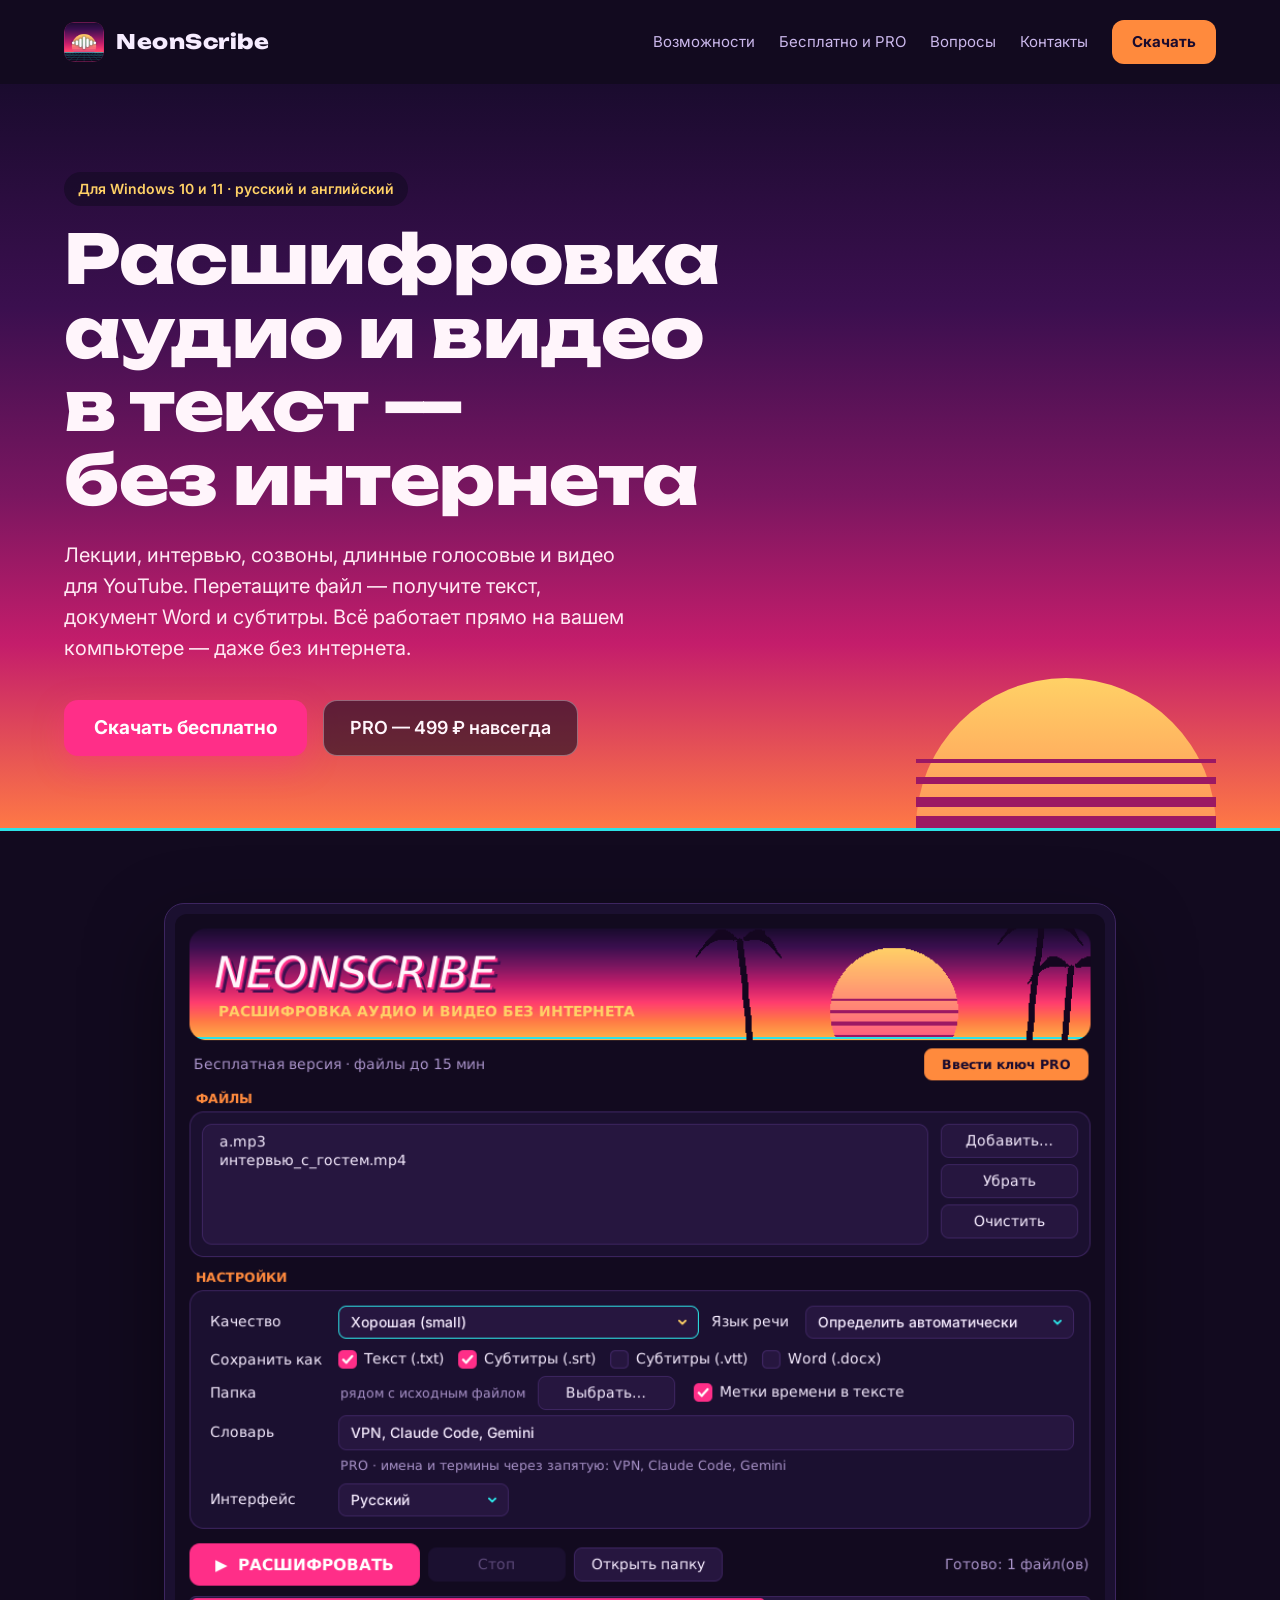
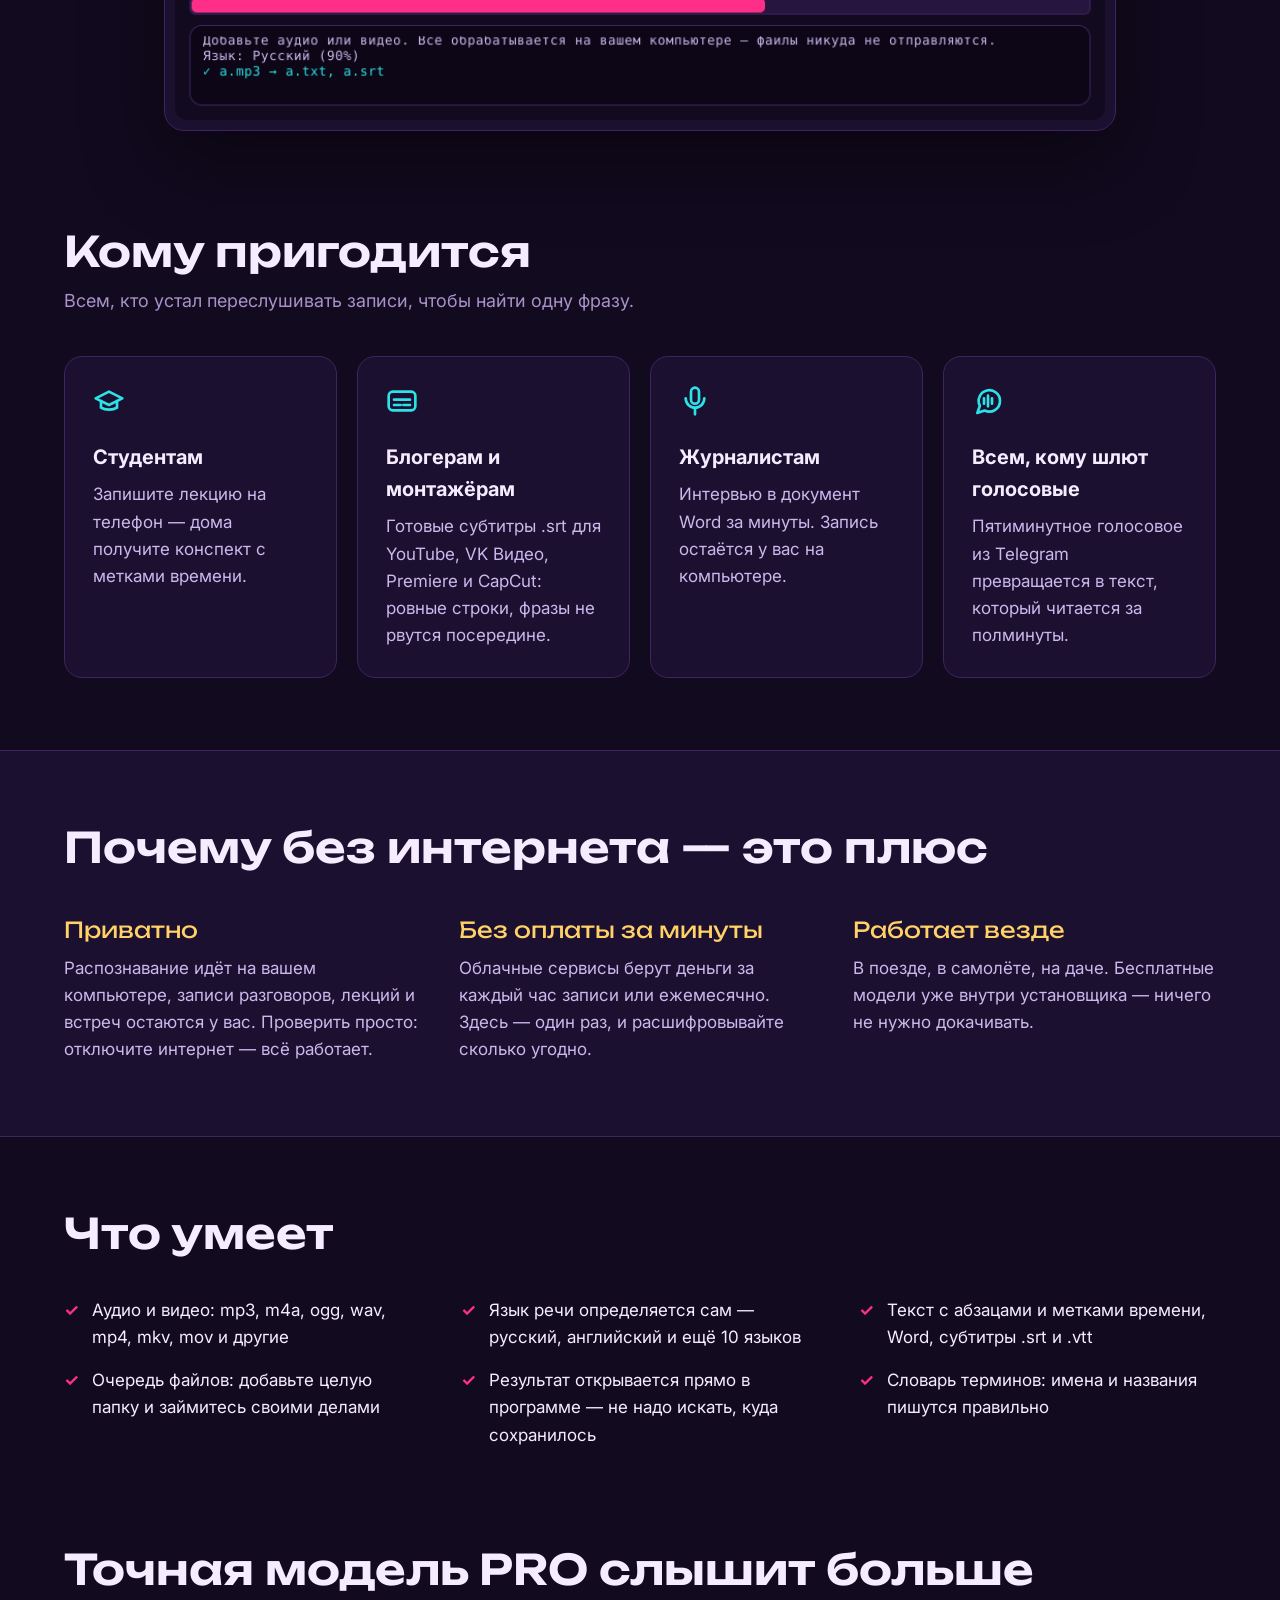
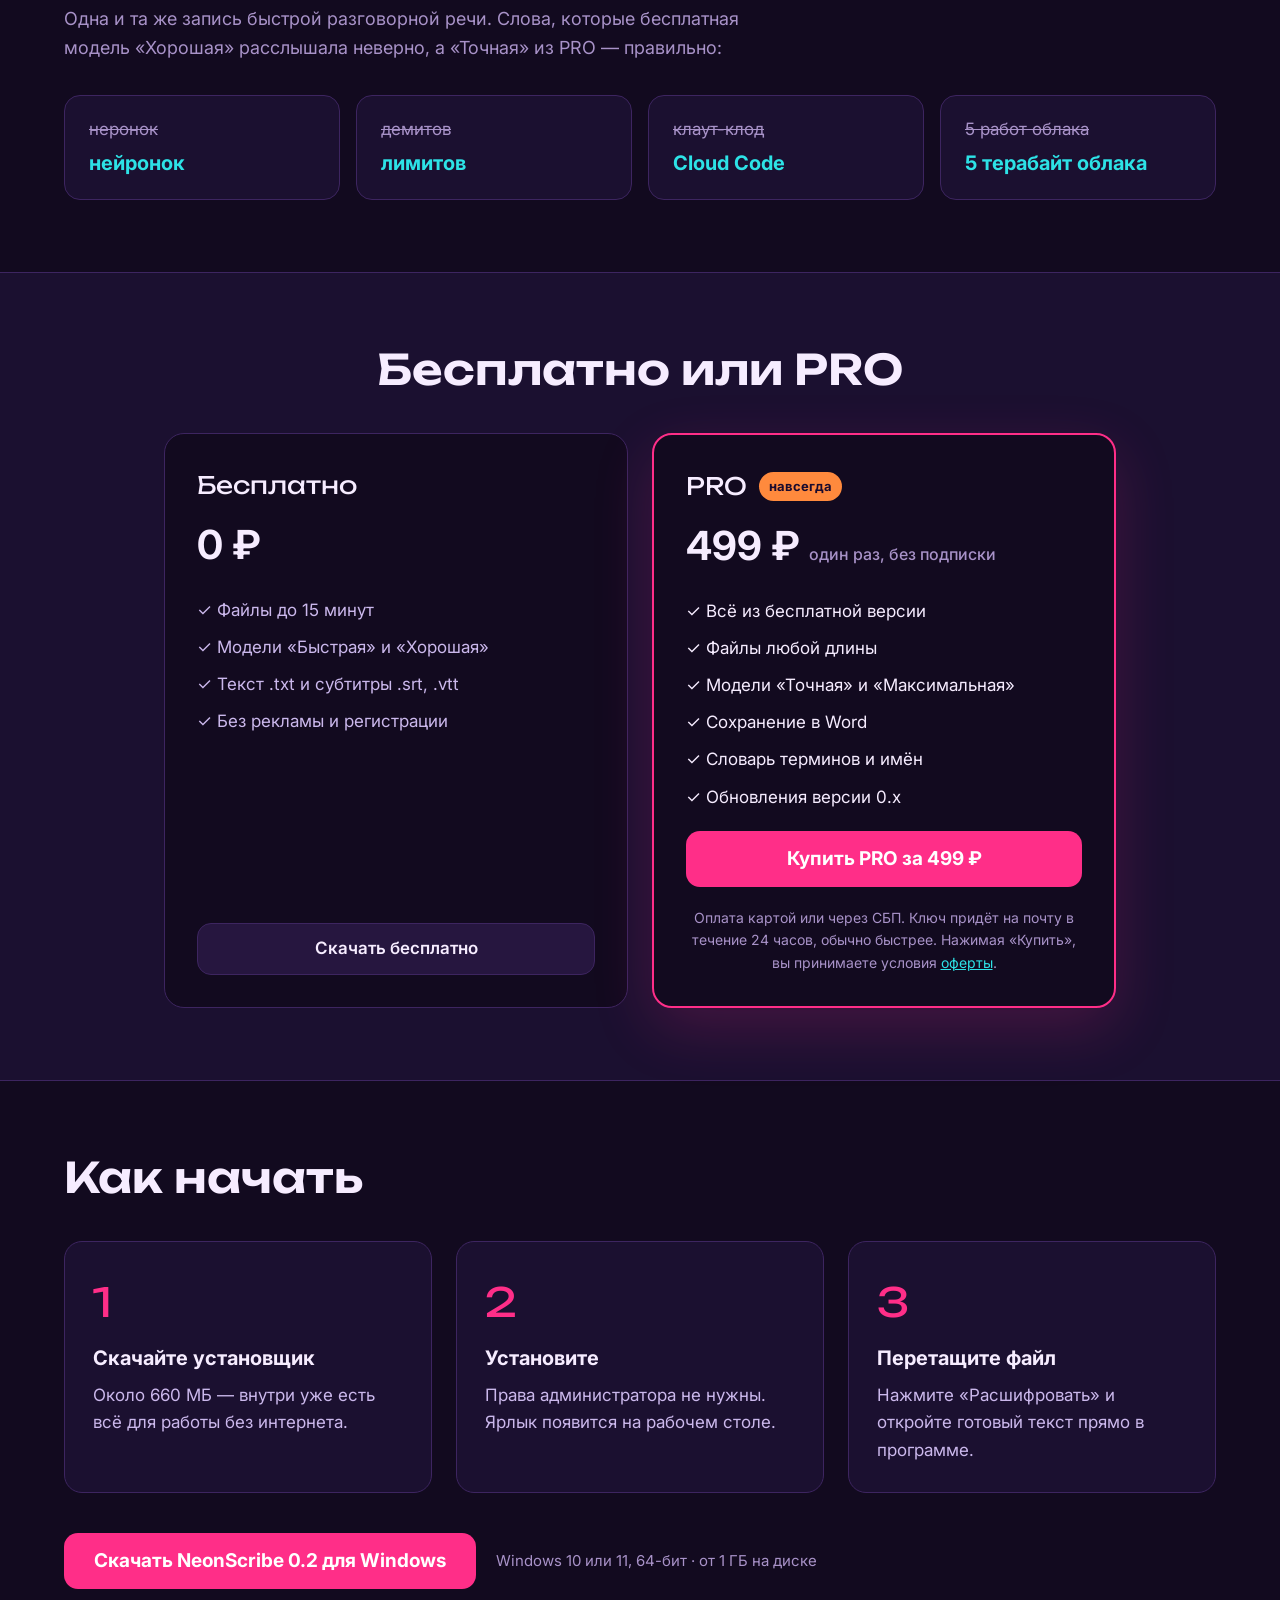
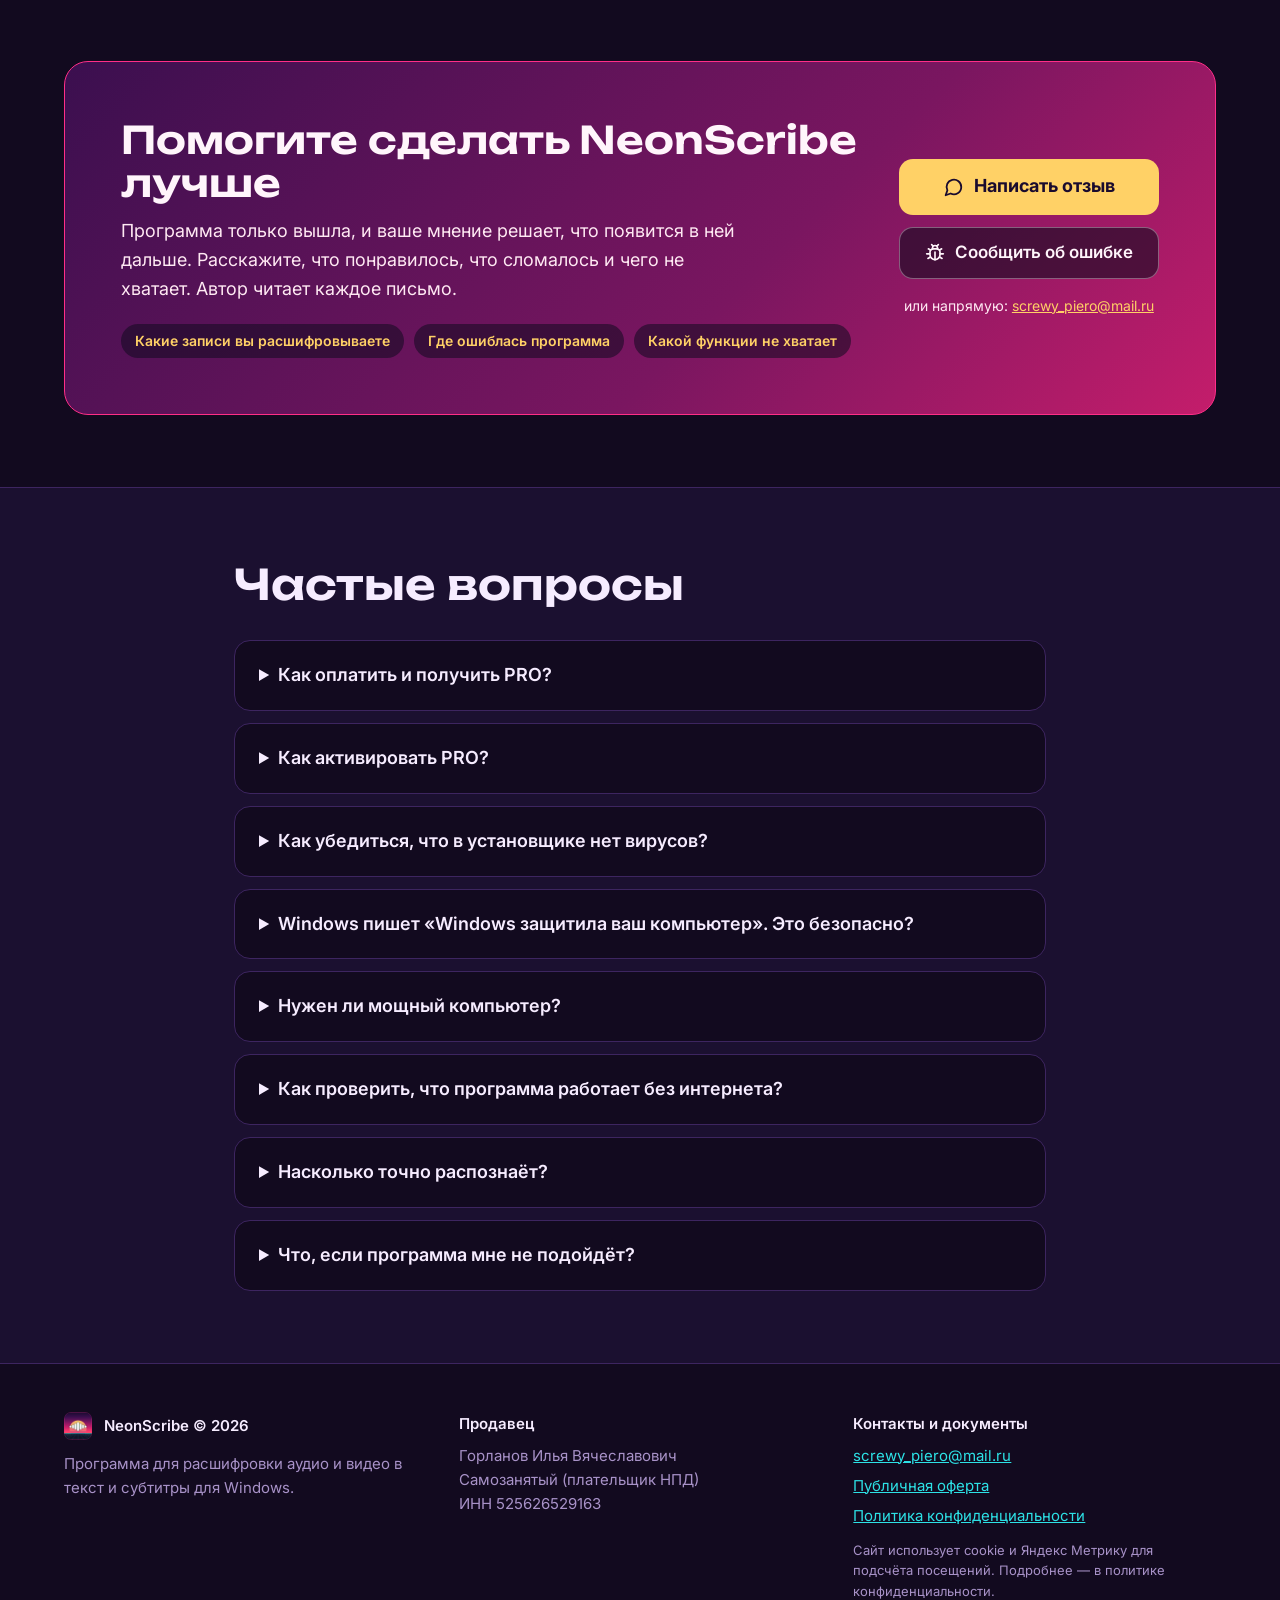
<file: index.html>
<!doctype html>
<html lang="ru">
<head>
<meta charset="utf-8">
<meta name="viewport" content="width=device-width, initial-scale=1">
<title>NeonScribe — расшифровка аудио и видео без интернета</title>
<meta name="description" content="Программа для Windows: расшифровка лекций, интервью, созвонов и голосовых в текст, Word и субтитры. Работает без интернета. Бесплатно, PRO — 499 ₽ навсегда.">
<meta property="og:title" content="NeonScribe — расшифровка аудио и видео без интернета">
<meta property="og:description" content="Текст, Word и субтитры из любых записей прямо на вашем компьютере.">
<meta property="og:image" content="assets/screenshot.png">
<link rel="icon" href="favicon.ico">
<link rel="preconnect" href="https://fonts.googleapis.com">
<link rel="stylesheet" href="https://fonts.googleapis.com/css2?family=Unbounded:wght@600;800&amp;family=Inter:wght@400;500;600;700&amp;display=swap">
<style>
*{box-sizing:border-box}
html{scroll-behavior:smooth}
body{margin:0;background:#120a1f}
a{color:#2de2e6}a:hover{color:#ffd166}
</style>
<!-- Яндекс Метрика -->
<script type="text/javascript">
(function(m,e,t,r,i,k,a){m[i]=m[i]||function(){(m[i].a=m[i].a||[]).push(arguments)};
m[i].l=1*new Date();
for (var j = 0; j < document.scripts.length; j++) {if (document.scripts[j].src === r) { return; }}
k=e.createElement(t),a=e.getElementsByTagName(t)[0],k.async=1,k.src=r,a.parentNode.insertBefore(k,a)})
(window, document, "script", "https://mc.yandex.ru/metrika/tag.js?id=114262293", "ym");
ym(114262293, "init", {clickmap:true, trackLinks:true, accurateTrackBounce:true});
</script>
<!-- /Яндекс Метрика -->
</head>
<body>
<noscript><div><img src="https://mc.yandex.ru/watch/114262293" style="position:absolute; left:-9999px;" alt=""></div></noscript>
<div style="background: #120a1f; color: #f6ecff; font-family: Inter, system-ui, sans-serif; font-size: 17px; line-height: 1.6; min-height: 100%">

  <!-- Навигация -->
  <header style="max-width: 1200px; margin: 0 auto; padding: 20px 24px; display: flex; flex-wrap: wrap; align-items: center; justify-content: space-between; gap: 16px">
    <a href="#top" style="display: flex; align-items: center; gap: 12px; text-decoration: none; color: #f6ecff">
      <img src="assets/icon.png" alt="" style="width: 40px; height: 40px; border-radius: 10px">
      <span style="font-family: Unbounded, Inter, sans-serif; font-weight: 800; font-size: 20px; letter-spacing: 0.5px">NeonScribe</span>
    </a>
    <nav aria-label="Разделы" style="display: flex; flex-wrap: wrap; align-items: center; gap: 24px; font-size: 15px">
      <a href="#features" style="color: #cbb8ec; text-decoration: none">Возможности</a>
      <a href="#compare" style="color: #cbb8ec; text-decoration: none">Бесплатно и PRO</a>
      <a href="#faq" style="color: #cbb8ec; text-decoration: none">Вопросы</a>
      <a href="#contacts" style="color: #cbb8ec; text-decoration: none">Контакты</a>
      <a href="#download" style="display: inline-flex; align-items: center; min-height: 44px; padding: 0 20px; border-radius: 12px; background: #ff8a3d; color: #1a0b2e; font-weight: 700; text-decoration: none">Скачать</a>
    </nav>
  </header>

  <!-- Первый экран -->
  <section id="top" style="position: relative; overflow: hidden; background: linear-gradient(180deg, #1a0b2e 0%, #3b0f4f 30%, #7a1660 55%, #c41d6b 75%, #ff7a45 100%)">
    <div style="max-width: 1200px; margin: 0 auto; padding: 88px 24px 0; display: flex; flex-wrap: wrap; gap: 48px; align-items: flex-end; justify-content: space-between">
      <div style="flex: 999 1 520px; min-width: 0; padding-bottom: 72px">
        <p style="margin: 0 0 16px; display: inline-block; padding: 6px 14px; border-radius: 999px; background: rgba(18, 10, 31, 0.55); color: #ffd166; font-size: 14px; font-weight: 600">Для Windows 10 и 11 · русский и английский</p>
        <h1 style="margin: 0; font-family: Unbounded, Inter, sans-serif; font-weight: 800; font-size: clamp(26px, 6.6vw, 68px); line-height: 1.08; letter-spacing: -0.5px; overflow-wrap: anywhere; color: #fff5fb">Расшифровка аудио и&#160;видео в&#160;текст — без&#160;интернета</h1>
        <p style="margin: 24px 0 0; max-width: 560px; font-size: 20px; line-height: 1.55; color: #ffe9f3">Лекции, интервью, созвоны, длинные голосовые и&#160;видео для YouTube. Перетащите файл — получите текст, документ Word и&#160;субтитры. Всё работает прямо на&#160;вашем компьютере — даже без&#160;интернета.</p>
        <div style="margin-top: 36px; display: flex; flex-wrap: wrap; gap: 16px; align-items: center">
          <a href="https://github.com/screwyPiero/neonscribe/releases/latest/download/NeonScribe-Setup.exe" onclick="if(window.ym)ym(114262293,'reachGoal','download')" style="display: inline-flex; align-items: center; justify-content: center; min-height: 56px; padding: 0 30px; border-radius: 14px; background: #ff2e88; color: #ffffff; font-size: 19px; font-weight: 700; text-decoration: none; box-shadow: 0 10px 30px rgba(255, 46, 136, 0.35)">Скачать бесплатно</a>
          <a href="#compare" style="display: inline-flex; align-items: center; justify-content: center; min-height: 56px; padding: 0 26px; border-radius: 14px; background: rgba(18, 10, 31, 0.6); color: #fff5fb; font-size: 18px; font-weight: 600; text-decoration: none; border: 1px solid rgba(255, 245, 251, 0.35)">PRO — 499 ₽ навсегда</a>
        </div>
      </div>
      <!-- Ретро-солнце -->
      <div aria-hidden="true" style="flex: 1 1 300px; display: flex; justify-content: center; min-width: 0">
        <div style="position: relative; width: min(380px, 80vw); aspect-ratio: 2 / 1; overflow: hidden">
          <div style="position: absolute; left: 0; right: 0; top: 0; aspect-ratio: 1 / 1; border-radius: 50%; background: linear-gradient(180deg, #ffd166 0%, #ff9a5a 45%, #ff2e88 100%)"></div>
          <div style="position: absolute; left: 0; right: 0; top: 54%; height: 4px; background: #9c1863"></div>
          <div style="position: absolute; left: 0; right: 0; top: 66%; height: 7px; background: #9c1863"></div>
          <div style="position: absolute; left: 0; right: 0; top: 79%; height: 10px; background: #9c1863"></div>
          <div style="position: absolute; left: 0; right: 0; top: 92%; height: 14px; background: #9c1863"></div>
        </div>
      </div>
    </div>
    <div style="height: 3px; background: #2de2e6"></div>
  </section>

  <!-- Скриншот -->
  <section aria-label="Как выглядит программа" style="max-width: 1000px; margin: 0 auto; padding: 72px 24px 24px">
    <div style="border-radius: 20px; padding: 10px; background: #1b1030; border: 1px solid #3d2560; box-shadow: 0 30px 80px rgba(0, 0, 0, 0.45)">
      <img src="assets/screenshot.png" width="900" height="780" alt="Окно программы NeonScribe: список файлов, выбор качества и языка, форматы сохранения, словарь и кнопка «Расшифровать»" style="display: block; width: 100%; height: auto; border-radius: 12px">
    </div>
  </section>

  <!-- Для кого -->
  <section id="features" style="max-width: 1200px; margin: 0 auto; padding: 72px 24px">
    <h2 style="margin: 0 0 12px; font-family: Unbounded, Inter, sans-serif; font-weight: 600; font-size: clamp(24px, 3.4vw, 42px); line-height: 1.15">Кому пригодится</h2>
    <p style="margin: 0 0 40px; color: #a892c8; font-size: 18px; max-width: 640px">Всем, кто устал переслушивать записи, чтобы найти одну фразу.</p>
    <div style="display: grid; grid-template-columns: repeat(auto-fit, minmax(240px, 1fr)); gap: 20px">
      <div style="padding: 28px; border-radius: 18px; background: #1b1030; border: 1px solid #3d2560">
        <svg aria-hidden="true" width="32" height="32" viewBox="0 0 24 24" fill="none" stroke="#2de2e6" stroke-width="2" stroke-linecap="round" stroke-linejoin="round"><path d="M22 10 12 5 2 10l10 5 10-5z"/><path d="M6 12v5c3 2 9 2 12 0v-5"/></svg>
        <h3 style="margin: 16px 0 8px; font-size: 20px">Студентам</h3>
        <p style="margin: 0; color: #cbb8ec">Запишите лекцию на телефон — дома получите конспект с метками времени.</p>
      </div>
      <div style="padding: 28px; border-radius: 18px; background: #1b1030; border: 1px solid #3d2560">
        <svg aria-hidden="true" width="32" height="32" viewBox="0 0 24 24" fill="none" stroke="#2de2e6" stroke-width="2" stroke-linecap="round" stroke-linejoin="round"><rect x="2" y="5" width="20" height="14" rx="3"/><path d="M6 15h5M13 15h5M6 11h12"/></svg>
        <h3 style="margin: 16px 0 8px; font-size: 20px">Блогерам и монтажёрам</h3>
        <p style="margin: 0; color: #cbb8ec">Готовые субтитры .srt для YouTube, VK Видео, Premiere и CapCut: ровные строки, фразы не рвутся посередине.</p>
      </div>
      <div style="padding: 28px; border-radius: 18px; background: #1b1030; border: 1px solid #3d2560">
        <svg aria-hidden="true" width="32" height="32" viewBox="0 0 24 24" fill="none" stroke="#2de2e6" stroke-width="2" stroke-linecap="round" stroke-linejoin="round"><rect x="9" y="2" width="6" height="12" rx="3"/><path d="M5 10a7 7 0 0 0 14 0M12 17v5"/></svg>
        <h3 style="margin: 16px 0 8px; font-size: 20px">Журналистам</h3>
        <p style="margin: 0; color: #cbb8ec">Интервью в документ Word за минуты. Запись остаётся у вас на компьютере.</p>
      </div>
      <div style="padding: 28px; border-radius: 18px; background: #1b1030; border: 1px solid #3d2560">
        <svg aria-hidden="true" width="32" height="32" viewBox="0 0 24 24" fill="none" stroke="#2de2e6" stroke-width="2" stroke-linecap="round" stroke-linejoin="round"><path d="M21 12a8 8 0 0 1-11.6 7.1L4 21l1.9-5.4A8 8 0 1 1 21 12z"/><path d="M9 10v4M12 8v8M15 10v4"/></svg>
        <h3 style="margin: 16px 0 8px; font-size: 20px">Всем, кому шлют голосовые</h3>
        <p style="margin: 0; color: #cbb8ec">Пятиминутное голосовое из Telegram превращается в текст, который читается за полминуты.</p>
      </div>
    </div>
  </section>

  <!-- Почему офлайн -->
  <section style="background: #1b1030; border-top: 1px solid #3d2560; border-bottom: 1px solid #3d2560">
    <div style="max-width: 1200px; margin: 0 auto; padding: 72px 24px">
      <h2 style="margin: 0 0 40px; font-family: Unbounded, Inter, sans-serif; font-weight: 600; font-size: clamp(24px, 3.4vw, 42px); line-height: 1.15">Почему без интернета — это плюс</h2>
      <div style="display: grid; grid-template-columns: repeat(auto-fit, minmax(260px, 1fr)); gap: 32px">
        <div>
          <p style="margin: 0 0 8px; font-family: Unbounded, Inter, sans-serif; font-size: 22px; color: #ffd166">Приватно</p>
          <p style="margin: 0; color: #cbb8ec">Распознавание идёт на вашем компьютере, записи разговоров, лекций и встреч остаются у вас. Проверить просто: отключите интернет — всё работает.</p>
        </div>
        <div>
          <p style="margin: 0 0 8px; font-family: Unbounded, Inter, sans-serif; font-size: 22px; color: #ffd166">Без оплаты за минуты</p>
          <p style="margin: 0; color: #cbb8ec">Облачные сервисы берут деньги за каждый час записи или ежемесячно. Здесь — один раз, и расшифровывайте сколько угодно.</p>
        </div>
        <div>
          <p style="margin: 0 0 8px; font-family: Unbounded, Inter, sans-serif; font-size: 22px; color: #ffd166">Работает везде</p>
          <p style="margin: 0; color: #cbb8ec">В поезде, в самолёте, на даче. Бесплатные модели уже внутри установщика — ничего не нужно докачивать.</p>
        </div>
      </div>
    </div>
  </section>

  <!-- Что умеет -->
  <section style="max-width: 1200px; margin: 0 auto; padding: 72px 24px">
    <h2 style="margin: 0 0 40px; font-family: Unbounded, Inter, sans-serif; font-weight: 600; font-size: clamp(24px, 3.4vw, 42px); line-height: 1.15">Что умеет</h2>
    <div style="display: grid; grid-template-columns: repeat(auto-fit, minmax(300px, 1fr)); gap: 16px 40px">
      <p style="margin: 0; padding-left: 28px; position: relative"><span aria-hidden="true" style="position: absolute; left: 0; color: #ff2e88; font-weight: 700">✓</span>Аудио и видео: mp3, m4a, ogg, wav, mp4, mkv, mov и другие</p>
      <p style="margin: 0; padding-left: 28px; position: relative"><span aria-hidden="true" style="position: absolute; left: 0; color: #ff2e88; font-weight: 700">✓</span>Язык речи определяется сам — русский, английский и ещё 10 языков</p>
      <p style="margin: 0; padding-left: 28px; position: relative"><span aria-hidden="true" style="position: absolute; left: 0; color: #ff2e88; font-weight: 700">✓</span>Текст с абзацами и метками времени, Word, субтитры .srt и .vtt</p>
      <p style="margin: 0; padding-left: 28px; position: relative"><span aria-hidden="true" style="position: absolute; left: 0; color: #ff2e88; font-weight: 700">✓</span>Очередь файлов: добавьте целую папку и займитесь своими делами</p>
      <p style="margin: 0; padding-left: 28px; position: relative"><span aria-hidden="true" style="position: absolute; left: 0; color: #ff2e88; font-weight: 700">✓</span>Результат открывается прямо в программе — не надо искать, куда сохранилось</p>
      <p style="margin: 0; padding-left: 28px; position: relative"><span aria-hidden="true" style="position: absolute; left: 0; color: #ff2e88; font-weight: 700">✓</span>Словарь терминов: имена и названия пишутся правильно</p>
    </div>
  </section>

  <!-- До и после -->
  <section style="max-width: 1200px; margin: 0 auto; padding: 24px 24px 72px">
    <h2 style="margin: 0 0 12px; font-family: Unbounded, Inter, sans-serif; font-weight: 600; font-size: clamp(24px, 3.4vw, 42px); line-height: 1.15">Точная модель PRO слышит больше</h2>
    <p style="margin: 0 0 32px; color: #a892c8; font-size: 18px; max-width: 720px">Одна и та же запись быстрой разговорной речи. Слова, которые бесплатная модель «Хорошая» расслышала неверно, а «Точная» из PRO — правильно:</p>
    <div style="display: grid; grid-template-columns: repeat(auto-fit, minmax(220px, 1fr)); gap: 16px">
      <div style="padding: 20px 24px; border-radius: 16px; background: #1b1030; border: 1px solid #3d2560">
        <p style="margin: 0; color: #a892c8; text-decoration: line-through">неронок</p>
        <p style="margin: 4px 0 0; color: #2de2e6; font-weight: 700; font-size: 20px">нейронок</p>
      </div>
      <div style="padding: 20px 24px; border-radius: 16px; background: #1b1030; border: 1px solid #3d2560">
        <p style="margin: 0; color: #a892c8; text-decoration: line-through">демитов</p>
        <p style="margin: 4px 0 0; color: #2de2e6; font-weight: 700; font-size: 20px">лимитов</p>
      </div>
      <div style="padding: 20px 24px; border-radius: 16px; background: #1b1030; border: 1px solid #3d2560">
        <p style="margin: 0; color: #a892c8; text-decoration: line-through">клаут-клод</p>
        <p style="margin: 4px 0 0; color: #2de2e6; font-weight: 700; font-size: 20px">Cloud Code</p>
      </div>
      <div style="padding: 20px 24px; border-radius: 16px; background: #1b1030; border: 1px solid #3d2560">
        <p style="margin: 0; color: #a892c8; text-decoration: line-through">5 работ облака</p>
        <p style="margin: 4px 0 0; color: #2de2e6; font-weight: 700; font-size: 20px">5 терабайт облака</p>
      </div>
    </div>
  </section>

  <!-- Бесплатно и PRO -->
  <section id="compare" style="background: #1b1030; border-top: 1px solid #3d2560; border-bottom: 1px solid #3d2560">
    <div style="max-width: 1000px; margin: 0 auto; padding: 72px 24px">
      <h2 style="margin: 0 0 40px; font-family: Unbounded, Inter, sans-serif; font-weight: 600; font-size: clamp(24px, 3.4vw, 42px); line-height: 1.15; text-align: center">Бесплатно или PRO</h2>
      <div style="display: grid; grid-template-columns: repeat(auto-fit, minmax(300px, 1fr)); gap: 24px; align-items: stretch">
        <div style="padding: 32px; border-radius: 20px; background: #120a1f; border: 1px solid #3d2560; display: flex; flex-direction: column; gap: 20px">
          <div>
            <p style="margin: 0; font-family: Unbounded, Inter, sans-serif; font-size: 24px">Бесплатно</p>
            <p style="margin: 8px 0 0; font-size: 40px; font-weight: 700">0 ₽</p>
          </div>
          <div style="display: flex; flex-direction: column; gap: 10px; color: #cbb8ec">
            <p style="margin: 0">✓ Файлы до 15 минут</p>
            <p style="margin: 0">✓ Модели «Быстрая» и «Хорошая»</p>
            <p style="margin: 0">✓ Текст .txt и субтитры .srt, .vtt</p>
            <p style="margin: 0">✓ Без рекламы и регистрации</p>
          </div>
          <a href="https://github.com/screwyPiero/neonscribe/releases/latest/download/NeonScribe-Setup.exe" onclick="if(window.ym)ym(114262293,'reachGoal','download')" style="margin-top: auto; display: inline-flex; align-items: center; justify-content: center; min-height: 52px; border-radius: 14px; border: 1px solid #3d2560; background: #26163f; color: #f6ecff; font-weight: 600; text-decoration: none">Скачать бесплатно</a>
        </div>
        <div id="buy" style="padding: 32px; border-radius: 20px; background: #120a1f; border: 2px solid #ff2e88; display: flex; flex-direction: column; gap: 20px; box-shadow: 0 20px 60px rgba(255, 46, 136, 0.18)">
          <div>
            <p style="margin: 0; display: flex; align-items: center; gap: 12px; font-family: Unbounded, Inter, sans-serif; font-size: 24px">PRO <span style="font-family: Inter, sans-serif; font-size: 13px; font-weight: 700; padding: 4px 10px; border-radius: 999px; background: #ff8a3d; color: #1a0b2e">навсегда</span></p>
            <p style="margin: 8px 0 0; font-size: 40px; font-weight: 700">499 ₽ <span style="font-size: 16px; font-weight: 500; color: #a892c8">один раз, без подписки</span></p>
          </div>
          <div style="display: flex; flex-direction: column; gap: 10px">
            <p style="margin: 0">✓ Всё из бесплатной версии</p>
            <p style="margin: 0">✓ Файлы любой длины</p>
            <p style="margin: 0">✓ Модели «Точная» и «Максимальная»</p>
            <p style="margin: 0">✓ Сохранение в Word</p>
            <p style="margin: 0">✓ Словарь терминов и имён</p>
            <p style="margin: 0">✓ Обновления версии 0.x</p>
          </div>
          <!-- ССЫЛКА НА ОПЛАТУ: после одобрения Робокассы заменить href ниже на ссылку оплаты из кабинета -->
          <a href="mailto:screwy_piero@mail.ru?subject=%D0%9F%D0%BE%D0%BA%D1%83%D0%BF%D0%BA%D0%B0%20NeonScribe%20PRO" style="margin-top: auto; display: inline-flex; align-items: center; justify-content: center; min-height: 56px; border-radius: 14px; background: #ff2e88; color: #ffffff; font-size: 19px; font-weight: 700; text-decoration: none">Купить PRO за 499 ₽</a>
          <p style="margin: 0; font-size: 14px; color: #a892c8; text-align: center">Оплата картой или через СБП. Ключ придёт на почту в течение 24 часов, обычно быстрее. Нажимая «Купить», вы принимаете условия <a href="offer.html">оферты</a>.</p>
        </div>
      </div>
    </div>
  </section>

  <!-- Как начать -->
  <section id="download" style="max-width: 1200px; margin: 0 auto; padding: 72px 24px">
    <h2 style="margin: 0 0 40px; font-family: Unbounded, Inter, sans-serif; font-weight: 600; font-size: clamp(24px, 3.4vw, 42px); line-height: 1.15">Как начать</h2>
    <div style="display: grid; grid-template-columns: repeat(auto-fit, minmax(260px, 1fr)); gap: 24px">
      <div style="padding: 28px; border-radius: 18px; background: #1b1030; border: 1px solid #3d2560">
        <p style="margin: 0; font-family: Unbounded, Inter, sans-serif; font-size: 40px; color: #ff2e88">1</p>
        <h3 style="margin: 8px 0; font-size: 20px">Скачайте установщик</h3>
        <p style="margin: 0; color: #cbb8ec">Около 660 МБ — внутри уже есть всё для работы без интернета.</p>
      </div>
      <div style="padding: 28px; border-radius: 18px; background: #1b1030; border: 1px solid #3d2560">
        <p style="margin: 0; font-family: Unbounded, Inter, sans-serif; font-size: 40px; color: #ff2e88">2</p>
        <h3 style="margin: 8px 0; font-size: 20px">Установите</h3>
        <p style="margin: 0; color: #cbb8ec">Права администратора не нужны. Ярлык появится на рабочем столе.</p>
      </div>
      <div style="padding: 28px; border-radius: 18px; background: #1b1030; border: 1px solid #3d2560">
        <p style="margin: 0; font-family: Unbounded, Inter, sans-serif; font-size: 40px; color: #ff2e88">3</p>
        <h3 style="margin: 8px 0; font-size: 20px">Перетащите файл</h3>
        <p style="margin: 0; color: #cbb8ec">Нажмите «Расшифровать» и откройте готовый текст прямо в программе.</p>
      </div>
    </div>
    <div style="margin-top: 40px; display: flex; flex-wrap: wrap; align-items: center; gap: 20px">
      <!-- Прямое скачивание установщика из последнего релиза GitHub (имя файла в релизе должно быть NeonScribe-Setup.exe) -->
      <a href="https://github.com/screwyPiero/neonscribe/releases/latest/download/NeonScribe-Setup.exe" onclick="if(window.ym)ym(114262293,'reachGoal','download')" style="display: inline-flex; align-items: center; justify-content: center; min-height: 56px; padding: 0 30px; border-radius: 14px; background: #ff2e88; color: #ffffff; font-size: 19px; font-weight: 700; text-decoration: none">Скачать NeonScribe 0.2 для Windows</a>
      <p style="margin: 0; color: #a892c8; font-size: 15px">Windows 10 или 11, 64-бит · от 1 ГБ на диске</p>
    </div>
  </section>

  <!-- Обратная связь -->
  <section id="feedback" style="max-width: 1200px; margin: 0 auto; padding: 0 24px 72px">
    <div style="position: relative; overflow: hidden; border-radius: 24px; padding: clamp(28px, 5vw, 56px); background: linear-gradient(135deg, #3b0f4f 0%, #7a1660 60%, #c41d6b 100%); border: 1px solid #ff2e88; display: flex; flex-wrap: wrap; gap: 32px; align-items: center; justify-content: space-between">
      <div style="flex: 999 1 460px; min-width: 0">
        <h2 style="margin: 0 0 12px; font-family: Unbounded, Inter, sans-serif; font-weight: 600; font-size: clamp(26px, 3vw, 38px); line-height: 1.15; color: #fff5fb">Помогите сделать NeonScribe лучше</h2>
        <p style="margin: 0; font-size: 18px; color: #ffe9f3; max-width: 620px">Программа только вышла, и ваше мнение решает, что появится в ней дальше. Расскажите, что понравилось, что сломалось и чего не хватает. Автор читает каждое письмо.</p>
        <div style="margin-top: 20px; display: flex; flex-wrap: wrap; gap: 10px">
          <span style="padding: 6px 14px; border-radius: 999px; background: rgba(18, 10, 31, 0.55); color: #ffd166; font-size: 14px; font-weight: 600">Какие записи вы расшифровываете</span>
          <span style="padding: 6px 14px; border-radius: 999px; background: rgba(18, 10, 31, 0.55); color: #ffd166; font-size: 14px; font-weight: 600">Где ошиблась программа</span>
          <span style="padding: 6px 14px; border-radius: 999px; background: rgba(18, 10, 31, 0.55); color: #ffd166; font-size: 14px; font-weight: 600">Какой функции не хватает</span>
        </div>
      </div>
      <div style="flex: 1 1 260px; display: flex; flex-direction: column; gap: 12px">
        <a href="mailto:screwy_piero@mail.ru?subject=%D0%9E%D1%82%D0%B7%D1%8B%D0%B2%20%D0%BE%20NeonScribe&body=%D0%A7%D1%82%D0%BE%20%D0%BF%D0%BE%D0%BD%D1%80%D0%B0%D0%B2%D0%B8%D0%BB%D0%BE%D1%81%D1%8C%3A%0A%0A%D0%A7%D1%82%D0%BE%20%D0%BC%D0%B5%D1%88%D0%B0%D0%B5%D1%82%20%D0%B8%D0%BB%D0%B8%20%D0%BD%D0%B5%D1%83%D0%B4%D0%BE%D0%B1%D0%BD%D0%BE%3A%0A%0A%D0%A7%D0%B5%D0%B3%D0%BE%20%D0%BD%D0%B5%20%D1%85%D0%B2%D0%B0%D1%82%D0%B0%D0%B5%D1%82%3A%0A%0A%D0%94%D0%BB%D1%8F%20%D1%87%D0%B5%D0%B3%D0%BE%20%D0%B2%D1%8B%20%D0%B8%D1%81%D0%BF%D0%BE%D0%BB%D1%8C%D0%B7%D1%83%D0%B5%D1%82%D0%B5%20%D0%BF%D1%80%D0%BE%D0%B3%D1%80%D0%B0%D0%BC%D0%BC%D1%83%20%28%D0%BB%D0%B5%D0%BA%D1%86%D0%B8%D0%B8%2C%20%D0%B8%D0%BD%D1%82%D0%B5%D1%80%D0%B2%D1%8C%D1%8E%2C%20%D1%81%D1%83%D0%B1%D1%82%D0%B8%D1%82%D1%80%D1%8B%E2%80%A6%29%3A%0A" style="display: inline-flex; align-items: center; justify-content: center; gap: 10px; min-height: 56px; padding: 0 24px; border-radius: 14px; background: #ffd166; color: #1a0b2e; font-size: 18px; font-weight: 700; text-decoration: none">
          <svg aria-hidden="true" width="22" height="22" viewBox="0 0 24 24" fill="none" stroke="#1a0b2e" stroke-width="2" stroke-linecap="round" stroke-linejoin="round"><path d="M21 12a8 8 0 0 1-11.6 7.1L4 21l1.9-5.4A8 8 0 1 1 21 12z"/></svg>
          Написать отзыв
        </a>
        <a href="mailto:screwy_piero@mail.ru?subject=%D0%9E%D1%88%D0%B8%D0%B1%D0%BA%D0%B0%20%D0%B2%20NeonScribe&body=%D0%A7%D1%82%D0%BE%20%D0%B2%D1%8B%20%D0%B4%D0%B5%D0%BB%D0%B0%D0%BB%D0%B8%3A%0A%0A%D0%A7%D1%82%D0%BE%20%D0%BF%D1%80%D0%BE%D0%B8%D0%B7%D0%BE%D1%88%D0%BB%D0%BE%20%28%D1%82%D0%B5%D0%BA%D1%81%D1%82%20%D0%BE%D1%88%D0%B8%D0%B1%D0%BA%D0%B8%20%D0%B8%D0%BB%D0%B8%20%D1%81%D0%BA%D1%80%D0%B8%D0%BD%D1%88%D0%BE%D1%82%29%3A%0A%0A%D0%92%D0%B5%D1%80%D1%81%D0%B8%D1%8F%20Windows%3A%0A%D0%92%D0%B5%D1%80%D1%81%D0%B8%D1%8F%20NeonScribe%3A%200.2%0A" style="display: inline-flex; align-items: center; justify-content: center; gap: 10px; min-height: 52px; padding: 0 24px; border-radius: 14px; background: rgba(18, 10, 31, 0.6); color: #fff5fb; font-size: 17px; font-weight: 600; text-decoration: none; border: 1px solid rgba(255, 245, 251, 0.35)">
          <svg aria-hidden="true" width="20" height="20" viewBox="0 0 24 24" fill="none" stroke="#fff5fb" stroke-width="2" stroke-linecap="round" stroke-linejoin="round"><path d="M8 2l1.9 1.9M16 2l-1.9 1.9M9 7.1V6a3 3 0 0 1 6 0v1.1"/><path d="M12 20c-3.3 0-6-2.7-6-6v-3a4 4 0 0 1 4-4h4a4 4 0 0 1 4 4v3c0 3.3-2.7 6-6 6z"/><path d="M12 20v-9M6 13H2M22 13h-4M6.5 8.5L4 7M17.5 8.5L20 7M6 17l-2.5 1.5M18 17l2.5 1.5"/></svg>
          Сообщить об ошибке
        </a>
        <p style="margin: 4px 0 0; font-size: 14px; color: #ffe9f3; text-align: center">или напрямую: <a href="mailto:screwy_piero@mail.ru" style="color: #ffd166">screwy_piero@mail.ru</a></p>
      </div>
    </div>
  </section>

  <!-- Вопросы -->
  <section id="faq" style="background: #1b1030; border-top: 1px solid #3d2560">
    <div style="max-width: 860px; margin: 0 auto; padding: 72px 24px">
      <h2 style="margin: 0 0 32px; font-family: Unbounded, Inter, sans-serif; font-weight: 600; font-size: clamp(24px, 3.4vw, 42px); line-height: 1.15">Частые вопросы</h2>
      <div style="display: flex; flex-direction: column; gap: 12px">
        <details style="padding: 20px 24px; border-radius: 16px; background: #120a1f; border: 1px solid #3d2560">
          <summary style="cursor: pointer; font-weight: 600; font-size: 18px">Как оплатить и получить PRO?</summary>
          <p style="margin: 12px 0 0; color: #cbb8ec">Нажмите «Купить PRO за 499 ₽» и оплатите картой или через СБП на защищённой странице платёжного сервиса «Робокасса». Чек придёт на почту из приложения «Мой налог», ключ — на ту же почту в течение 24 часов, обычно быстрее. Платёж разовый, подписки нет.</p>
        </details>
        <details style="padding: 20px 24px; border-radius: 16px; background: #120a1f; border: 1px solid #3d2560">
          <summary style="cursor: pointer; font-weight: 600; font-size: 18px">Как активировать PRO?</summary>
          <p style="margin: 12px 0 0; color: #cbb8ec">В программе нажмите «Ввести ключ PRO» → «Вставить из буфера» → «Активировать». Ключ работает без интернета и сохраняется при переустановке.</p>
        </details>
        <details style="padding: 20px 24px; border-radius: 16px; background: #120a1f; border: 1px solid #3d2560">
          <summary style="cursor: pointer; font-weight: 600; font-size: 18px">Как убедиться, что в установщике нет вирусов?</summary>
          <p style="margin: 12px 0 0; color: #cbb8ec">Установщик NeonScribe 0.2 проверен на VirusTotal: 61 из 62 антивирусов ничего не нашли, включая Microsoft, Dr.Web, BitDefender и Avira. Одно срабатывание малоизвестного антивируса — ложное: такие эвристики иногда реагируют на установщики Inno Setup. <a href="https://www.virustotal.com/gui/file/dd7bbcf8f6378831e0d2aebb622e9c88ba11de03c3449d012a9fd69a7eb2ca9a" target="_blank" rel="noopener">Открыть отчёт VirusTotal</a>.</p>
          <p style="margin: 12px 0 0; color: #cbb8ec">Чтобы убедиться, что скачанный файл не подменён, сравните его контрольную сумму SHA-256. В папке с файлом откройте PowerShell и выполните <code style="color: #ffd166">Get-FileHash NeonScribe-Setup.exe</code> — результат должен совпасть с этим:</p>
          <p style="margin: 8px 0 0; font-family: Consolas, monospace; font-size: 14px; color: #ffd166; overflow-wrap: anywhere">dd7bbcf8f6378831e0d2aebb622e9c88ba11de03c3449d012a9fd69a7eb2ca9a</p>
        </details>
        <details style="padding: 20px 24px; border-radius: 16px; background: #120a1f; border: 1px solid #3d2560">
          <summary style="cursor: pointer; font-weight: 600; font-size: 18px">Windows пишет «Windows защитила ваш компьютер». Это безопасно?</summary>
          <p style="margin: 12px 0 0; color: #cbb8ec">Так Windows реагирует на новые программы без платной цифровой подписи. Нажмите «Подробнее», затем «Выполнить в любом случае». Установщик не просит прав администратора и ставит программу только в вашу папку пользователя.</p>
        </details>
        <details style="padding: 20px 24px; border-radius: 16px; background: #120a1f; border: 1px solid #3d2560">
          <summary style="cursor: pointer; font-weight: 600; font-size: 18px">Нужен ли мощный компьютер?</summary>
          <p style="margin: 12px 0 0; color: #cbb8ec">Нет, программа работает на обычном процессоре. На слабом ноутбуке выбирайте «Быструю» или «Хорошую» модель — «Точная» качественнее, но медленнее. Рекомендуем от 8 ГБ оперативной памяти.</p>
        </details>
        <details style="padding: 20px 24px; border-radius: 16px; background: #120a1f; border: 1px solid #3d2560">
          <summary style="cursor: pointer; font-weight: 600; font-size: 18px">Как проверить, что программа работает без интернета?</summary>
          <p style="margin: 12px 0 0; color: #cbb8ec">Отключите Wi-Fi или кабель и расшифруйте любой файл — всё работает. Интернет нужен только один раз — чтобы докачать точные модели после покупки PRO. Подробнее — в <a href="privacy.html">политике конфиденциальности</a>.</p>
        </details>
        <details style="padding: 20px 24px; border-radius: 16px; background: #120a1f; border: 1px solid #3d2560">
          <summary style="cursor: pointer; font-weight: 600; font-size: 18px">Насколько точно распознаёт?</summary>
          <p style="margin: 12px 0 0; color: #cbb8ec">Чёткая речь, лекции и интервью — очень хорошо, особенно на модели «Точная». Быстрая разговорная речь, сленг и песни под музыку — с ошибками в отдельных словах. Проверьте на своих записях в бесплатной версии до покупки.</p>
        </details>
        <details style="padding: 20px 24px; border-radius: 16px; background: #120a1f; border: 1px solid #3d2560">
          <summary style="cursor: pointer; font-weight: 600; font-size: 18px">Что, если программа мне не подойдёт?</summary>
          <p style="margin: 12px 0 0; color: #cbb8ec">В течение 14 дней после оплаты напишите на <a href="mailto:screwy_piero@mail.ru">screwy_piero@mail.ru</a> — вернём 499 ₽ полностью, без объяснения причин. Подробности — в <a href="offer.html">публичной оферте</a>.</p>
        </details>
      </div>
    </div>
  </section>

  <!-- Контакты и подвал -->
  <footer id="contacts" style="border-top: 1px solid #3d2560">
    <div style="max-width: 1200px; margin: 0 auto; padding: 48px 24px 40px; display: grid; grid-template-columns: repeat(auto-fit, minmax(260px, 1fr)); gap: 32px; font-size: 15px; color: #a892c8">
      <div>
        <div style="display: flex; align-items: center; gap: 12px; margin-bottom: 12px">
          <img src="assets/icon.png" alt="" style="width: 28px; height: 28px; border-radius: 7px">
          <span style="color: #f6ecff; font-weight: 600">NeonScribe © 2026</span>
        </div>
        <p style="margin: 0">Программа для расшифровки аудио и видео в текст и субтитры для Windows.</p>
      </div>
      <div>
        <p style="margin: 0 0 8px; color: #f6ecff; font-weight: 600">Продавец</p>
        <p style="margin: 0">Горланов Илья Вячеславович</p>
        <p style="margin: 0">Самозанятый (плательщик НПД)</p>
        <p style="margin: 0">ИНН 525626529163</p>
      </div>
      <div>
        <p style="margin: 0 0 8px; color: #f6ecff; font-weight: 600">Контакты и документы</p>
        <nav aria-label="Документы и контакты" style="display: flex; flex-direction: column; gap: 6px">
          <a href="mailto:screwy_piero@mail.ru">screwy_piero@mail.ru</a>
          <a href="offer.html">Публичная оферта</a>
          <a href="privacy.html">Политика конфиденциальности</a>
        </nav>
        <p style="margin: 12px 0 0; font-size: 13px; color: #a892c8">Сайт использует cookie и Яндекс Метрику для подсчёта посещений. Подробнее — в политике конфиденциальности.</p>
      </div>
    </div>
  </footer>
</div>
</body>
</html>
</file>
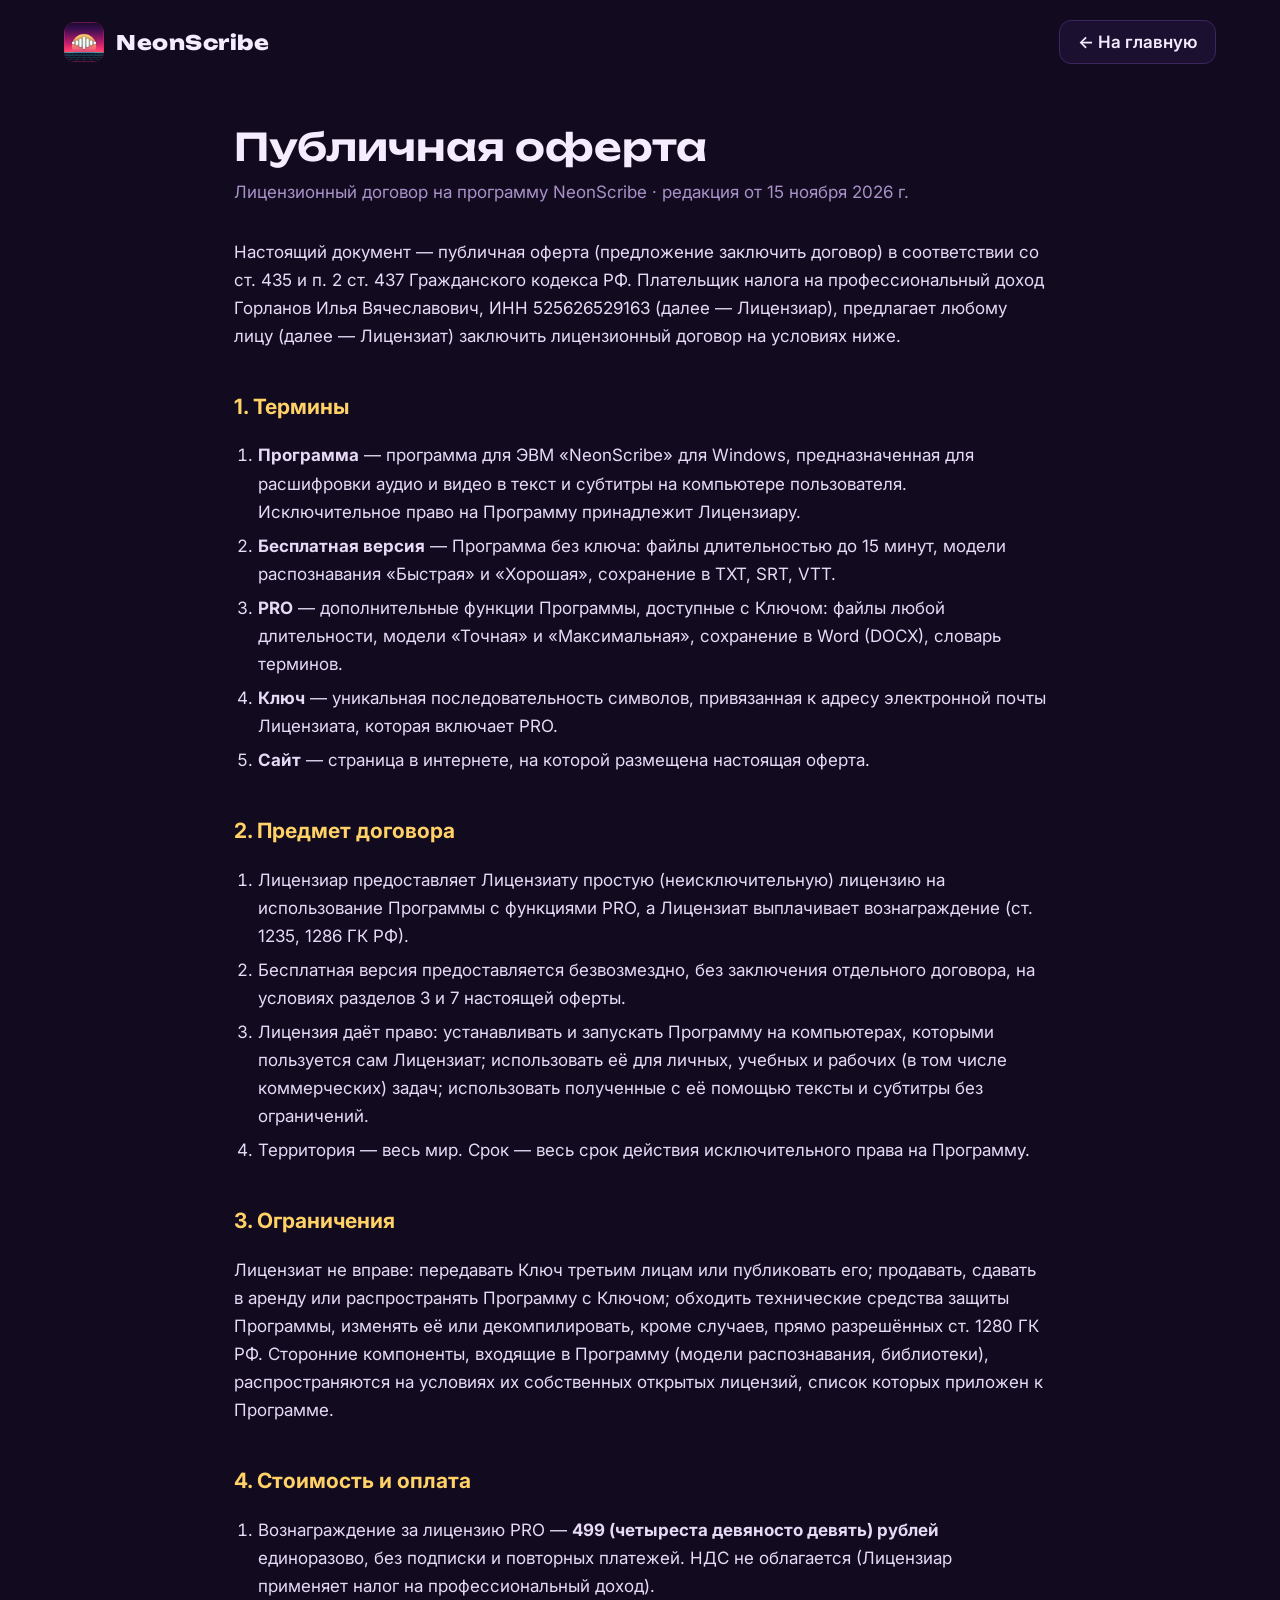
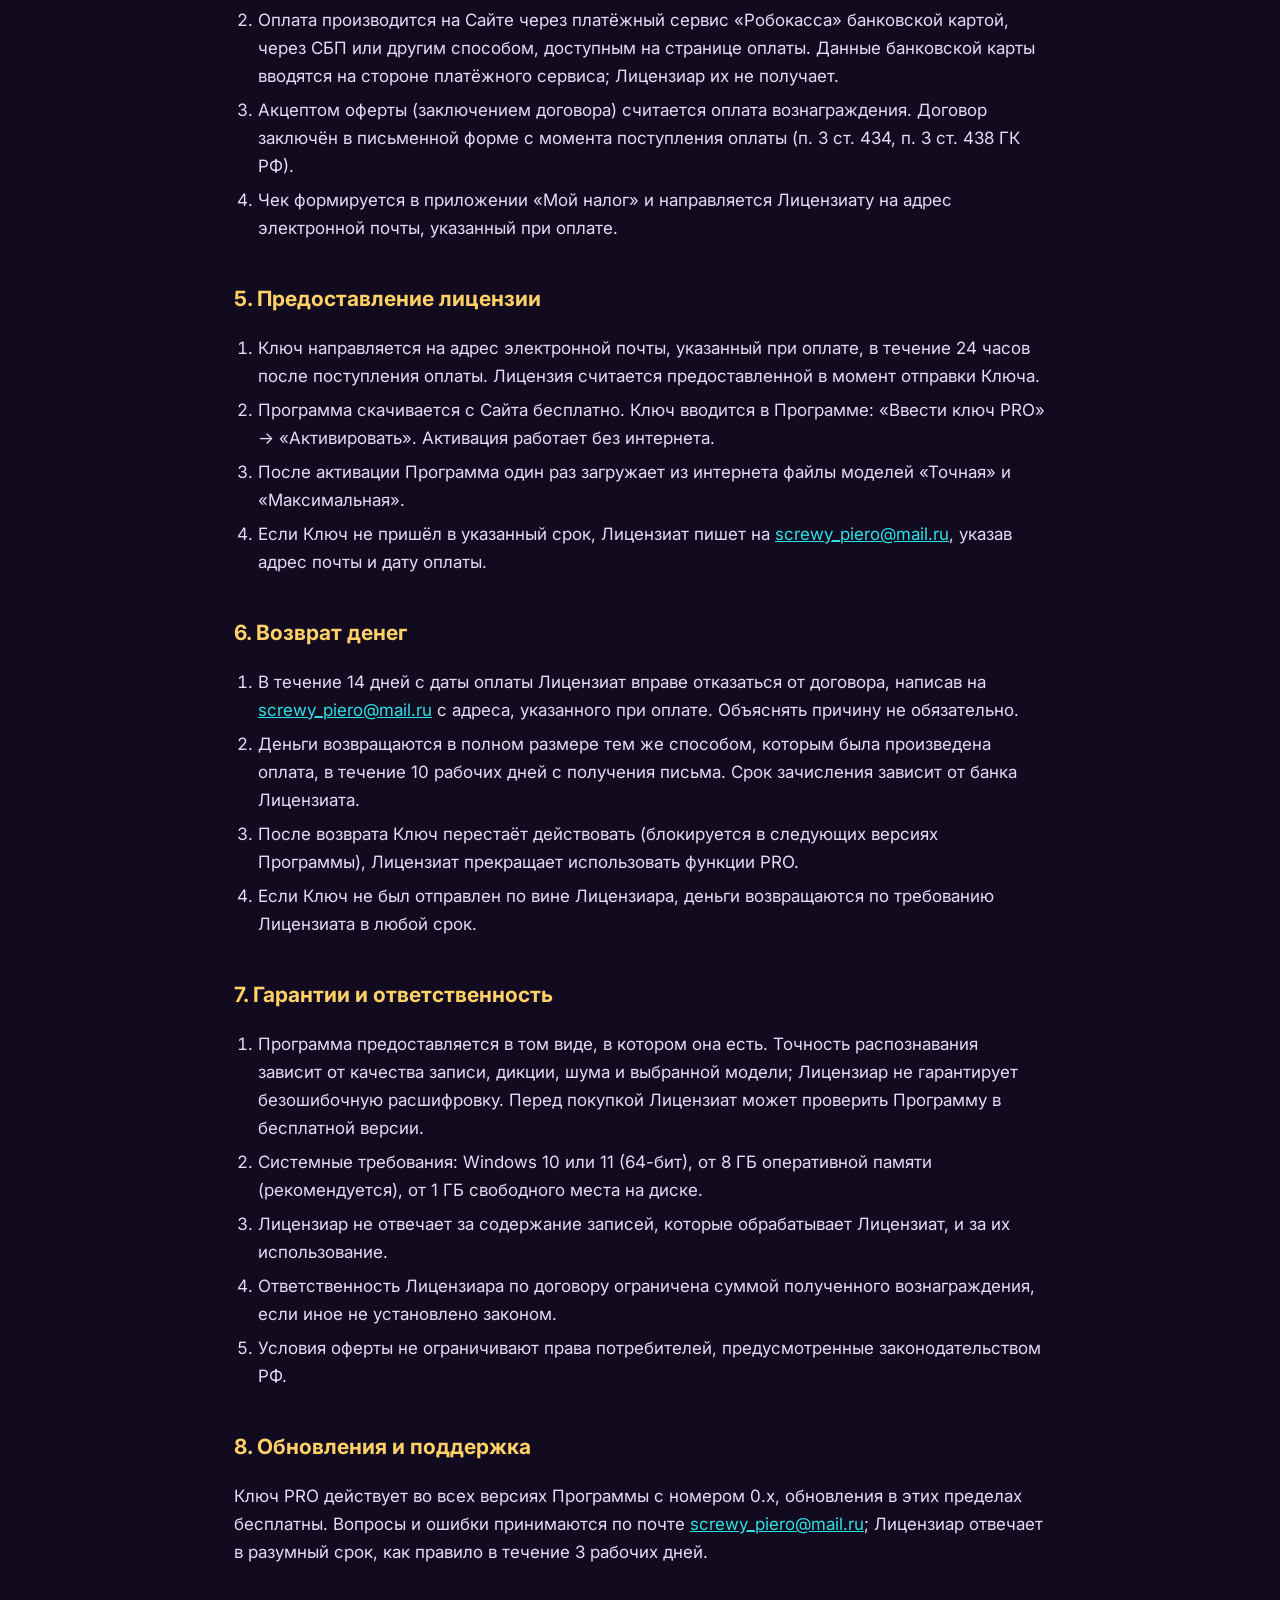
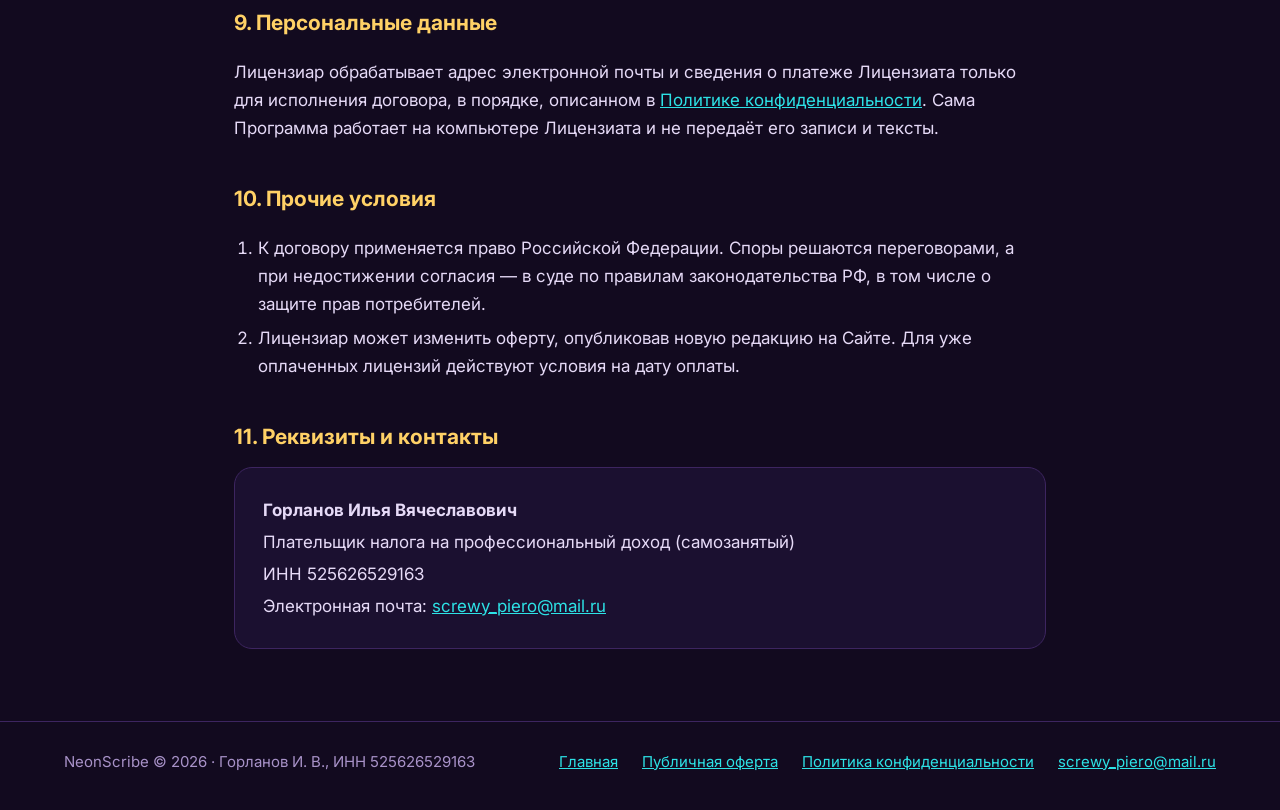
<file: offer.html>
<!doctype html>
<html lang="ru">
<head>
<meta charset="utf-8">
<meta name="viewport" content="width=device-width, initial-scale=1">
<title>Публичная оферта — NeonScribe</title>
<meta name="description" content="Лицензионный договор-оферта на программу NeonScribe PRO.">
<link rel="icon" href="favicon.ico">
<link rel="preconnect" href="https://fonts.googleapis.com">
<link rel="stylesheet" href="https://fonts.googleapis.com/css2?family=Unbounded:wght@600;800&amp;family=Inter:wght@400;500;600;700&amp;display=swap">
<link rel="stylesheet" href="assets/doc.css">
<!-- Яндекс Метрика -->
<script type="text/javascript">
(function(m,e,t,r,i,k,a){m[i]=m[i]||function(){(m[i].a=m[i].a||[]).push(arguments)};
m[i].l=1*new Date();
for (var j = 0; j < document.scripts.length; j++) {if (document.scripts[j].src === r) { return; }}
k=e.createElement(t),a=e.getElementsByTagName(t)[0],k.async=1,k.src=r,a.parentNode.insertBefore(k,a)})
(window, document, "script", "https://mc.yandex.ru/metrika/tag.js?id=114262293", "ym");
ym(114262293, "init", {clickmap:true, trackLinks:true, accurateTrackBounce:true});
</script>
<!-- /Яндекс Метрика -->
</head>
<body>
<noscript><div><img src="https://mc.yandex.ru/watch/114262293" style="position:absolute; left:-9999px;" alt=""></div></noscript>
<header class="top">
  <a class="brand" href="index.html"><img src="assets/icon.png" alt=""><span>NeonScribe</span></a>
  <a class="back" href="index.html">← На главную</a>
</header>
<main>
<h1>Публичная оферта</h1>
<p class="meta">Лицензионный договор на программу NeonScribe · редакция от 15 ноября 2026 г.</p>

<p>Настоящий документ — публичная оферта (предложение заключить договор) в соответствии со ст. 435 и п. 2 ст. 437 Гражданского кодекса РФ. Плательщик налога на профессиональный доход Горланов Илья Вячеславович, ИНН 525626529163 (далее — Лицензиар), предлагает любому лицу (далее — Лицензиат) заключить лицензионный договор на условиях ниже.</p>

<h2>1. Термины</h2>
<ol>
  <li><b>Программа</b> — программа для ЭВМ «NeonScribe» для Windows, предназначенная для расшифровки аудио и видео в текст и субтитры на компьютере пользователя. Исключительное право на Программу принадлежит Лицензиару.</li>
  <li><b>Бесплатная версия</b> — Программа без ключа: файлы длительностью до 15 минут, модели распознавания «Быстрая» и «Хорошая», сохранение в TXT, SRT, VTT.</li>
  <li><b>PRO</b> — дополнительные функции Программы, доступные с Ключом: файлы любой длительности, модели «Точная» и «Максимальная», сохранение в Word (DOCX), словарь терминов.</li>
  <li><b>Ключ</b> — уникальная последовательность символов, привязанная к адресу электронной почты Лицензиата, которая включает PRO.</li>
  <li><b>Сайт</b> — страница в интернете, на которой размещена настоящая оферта.</li>
</ol>

<h2>2. Предмет договора</h2>
<ol>
  <li>Лицензиар предоставляет Лицензиату простую (неисключительную) лицензию на использование Программы с функциями PRO, а Лицензиат выплачивает вознаграждение (ст. 1235, 1286 ГК РФ).</li>
  <li>Бесплатная версия предоставляется безвозмездно, без заключения отдельного договора, на условиях разделов 3 и 7 настоящей оферты.</li>
  <li>Лицензия даёт право: устанавливать и запускать Программу на компьютерах, которыми пользуется сам Лицензиат; использовать её для личных, учебных и рабочих (в том числе коммерческих) задач; использовать полученные с её помощью тексты и субтитры без ограничений.</li>
  <li>Территория — весь мир. Срок — весь срок действия исключительного права на Программу.</li>
</ol>

<h2>3. Ограничения</h2>
<p>Лицензиат не вправе: передавать Ключ третьим лицам или публиковать его; продавать, сдавать в аренду или распространять Программу с Ключом; обходить технические средства защиты Программы, изменять её или декомпилировать, кроме случаев, прямо разрешённых ст. 1280 ГК РФ. Сторонние компоненты, входящие в Программу (модели распознавания, библиотеки), распространяются на условиях их собственных открытых лицензий, список которых приложен к Программе.</p>

<h2>4. Стоимость и оплата</h2>
<ol>
  <li>Вознаграждение за лицензию PRO — <b>499 (четыреста девяносто девять) рублей</b> единоразово, без подписки и повторных платежей. НДС не облагается (Лицензиар применяет налог на профессиональный доход).</li>
  <li>Оплата производится на Сайте через платёжный сервис «Робокасса» банковской картой, через СБП или другим способом, доступным на странице оплаты. Данные банковской карты вводятся на стороне платёжного сервиса; Лицензиар их не получает.</li>
  <li>Акцептом оферты (заключением договора) считается оплата вознаграждения. Договор заключён в письменной форме с момента поступления оплаты (п. 3 ст. 434, п. 3 ст. 438 ГК РФ).</li>
  <li>Чек формируется в приложении «Мой налог» и направляется Лицензиату на адрес электронной почты, указанный при оплате.</li>
</ol>

<h2>5. Предоставление лицензии</h2>
<ol>
  <li>Ключ направляется на адрес электронной почты, указанный при оплате, в течение 24 часов после поступления оплаты. Лицензия считается предоставленной в момент отправки Ключа.</li>
  <li>Программа скачивается с Сайта бесплатно. Ключ вводится в Программе: «Ввести ключ PRO» → «Активировать». Активация работает без интернета.</li>
  <li>После активации Программа один раз загружает из интернета файлы моделей «Точная» и «Максимальная».</li>
  <li>Если Ключ не пришёл в указанный срок, Лицензиат пишет на <a href="mailto:screwy_piero@mail.ru">screwy_piero@mail.ru</a>, указав адрес почты и дату оплаты.</li>
</ol>

<h2>6. Возврат денег</h2>
<ol>
  <li>В течение 14 дней с даты оплаты Лицензиат вправе отказаться от договора, написав на <a href="mailto:screwy_piero@mail.ru">screwy_piero@mail.ru</a> с адреса, указанного при оплате. Объяснять причину не обязательно.</li>
  <li>Деньги возвращаются в полном размере тем же способом, которым была произведена оплата, в течение 10 рабочих дней с получения письма. Срок зачисления зависит от банка Лицензиата.</li>
  <li>После возврата Ключ перестаёт действовать (блокируется в следующих версиях Программы), Лицензиат прекращает использовать функции PRO.</li>
  <li>Если Ключ не был отправлен по вине Лицензиара, деньги возвращаются по требованию Лицензиата в любой срок.</li>
</ol>

<h2>7. Гарантии и ответственность</h2>
<ol>
  <li>Программа предоставляется в том виде, в котором она есть. Точность распознавания зависит от качества записи, дикции, шума и выбранной модели; Лицензиар не гарантирует безошибочную расшифровку. Перед покупкой Лицензиат может проверить Программу в бесплатной версии.</li>
  <li>Системные требования: Windows 10 или 11 (64-бит), от 8 ГБ оперативной памяти (рекомендуется), от 1 ГБ свободного места на диске.</li>
  <li>Лицензиар не отвечает за содержание записей, которые обрабатывает Лицензиат, и за их использование.</li>
  <li>Ответственность Лицензиара по договору ограничена суммой полученного вознаграждения, если иное не установлено законом.</li>
  <li>Условия оферты не ограничивают права потребителей, предусмотренные законодательством РФ.</li>
</ol>

<h2>8. Обновления и поддержка</h2>
<p>Ключ PRO действует во всех версиях Программы с номером 0.x, обновления в этих пределах бесплатны. Вопросы и ошибки принимаются по почте <a href="mailto:screwy_piero@mail.ru">screwy_piero@mail.ru</a>; Лицензиар отвечает в разумный срок, как правило в течение 3 рабочих дней.</p>

<h2>9. Персональные данные</h2>
<p>Лицензиар обрабатывает адрес электронной почты и сведения о платеже Лицензиата только для исполнения договора, в порядке, описанном в <a href="privacy.html">Политике конфиденциальности</a>. Сама Программа работает на компьютере Лицензиата и не передаёт его записи и тексты.</p>

<h2>10. Прочие условия</h2>
<ol>
  <li>К договору применяется право Российской Федерации. Споры решаются переговорами, а при недостижении согласия — в суде по правилам законодательства РФ, в том числе о защите прав потребителей.</li>
  <li>Лицензиар может изменить оферту, опубликовав новую редакцию на Сайте. Для уже оплаченных лицензий действуют условия на дату оплаты.</li>
</ol>

<h2>11. Реквизиты и контакты</h2>
<div class="card">
  <p><b>Горланов Илья Вячеславович</b></p>
  <p>Плательщик налога на профессиональный доход (самозанятый)</p>
  <p>ИНН 525626529163</p>
  <p>Электронная почта: <a href="mailto:screwy_piero@mail.ru">screwy_piero@mail.ru</a></p>
</div>
</main>
<footer><div>
  <span>NeonScribe © 2026 · Горланов И. В., ИНН 525626529163</span>
  <nav><a href="index.html">Главная</a><a href="offer.html">Публичная оферта</a><a href="privacy.html">Политика конфиденциальности</a><a href="mailto:screwy_piero@mail.ru">screwy_piero@mail.ru</a></nav>
</div></footer>
</body>
</html>
</file>
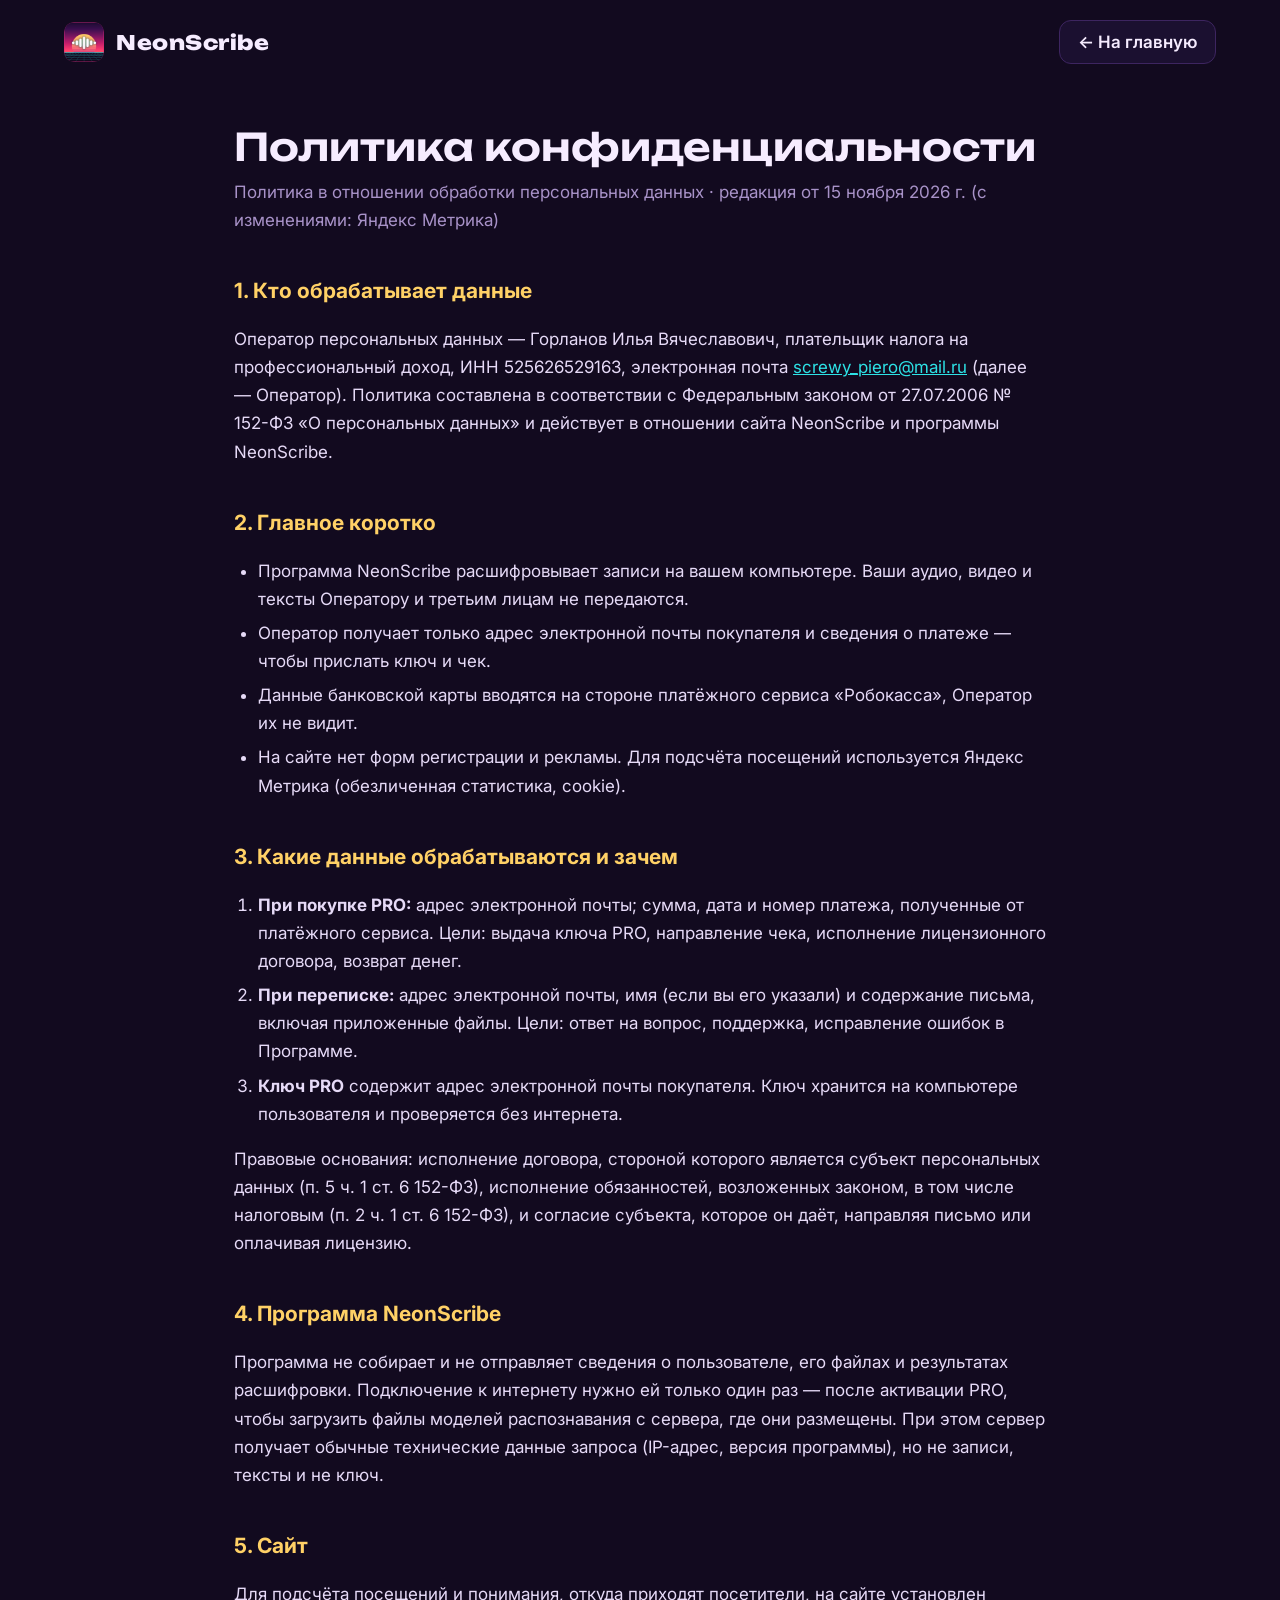
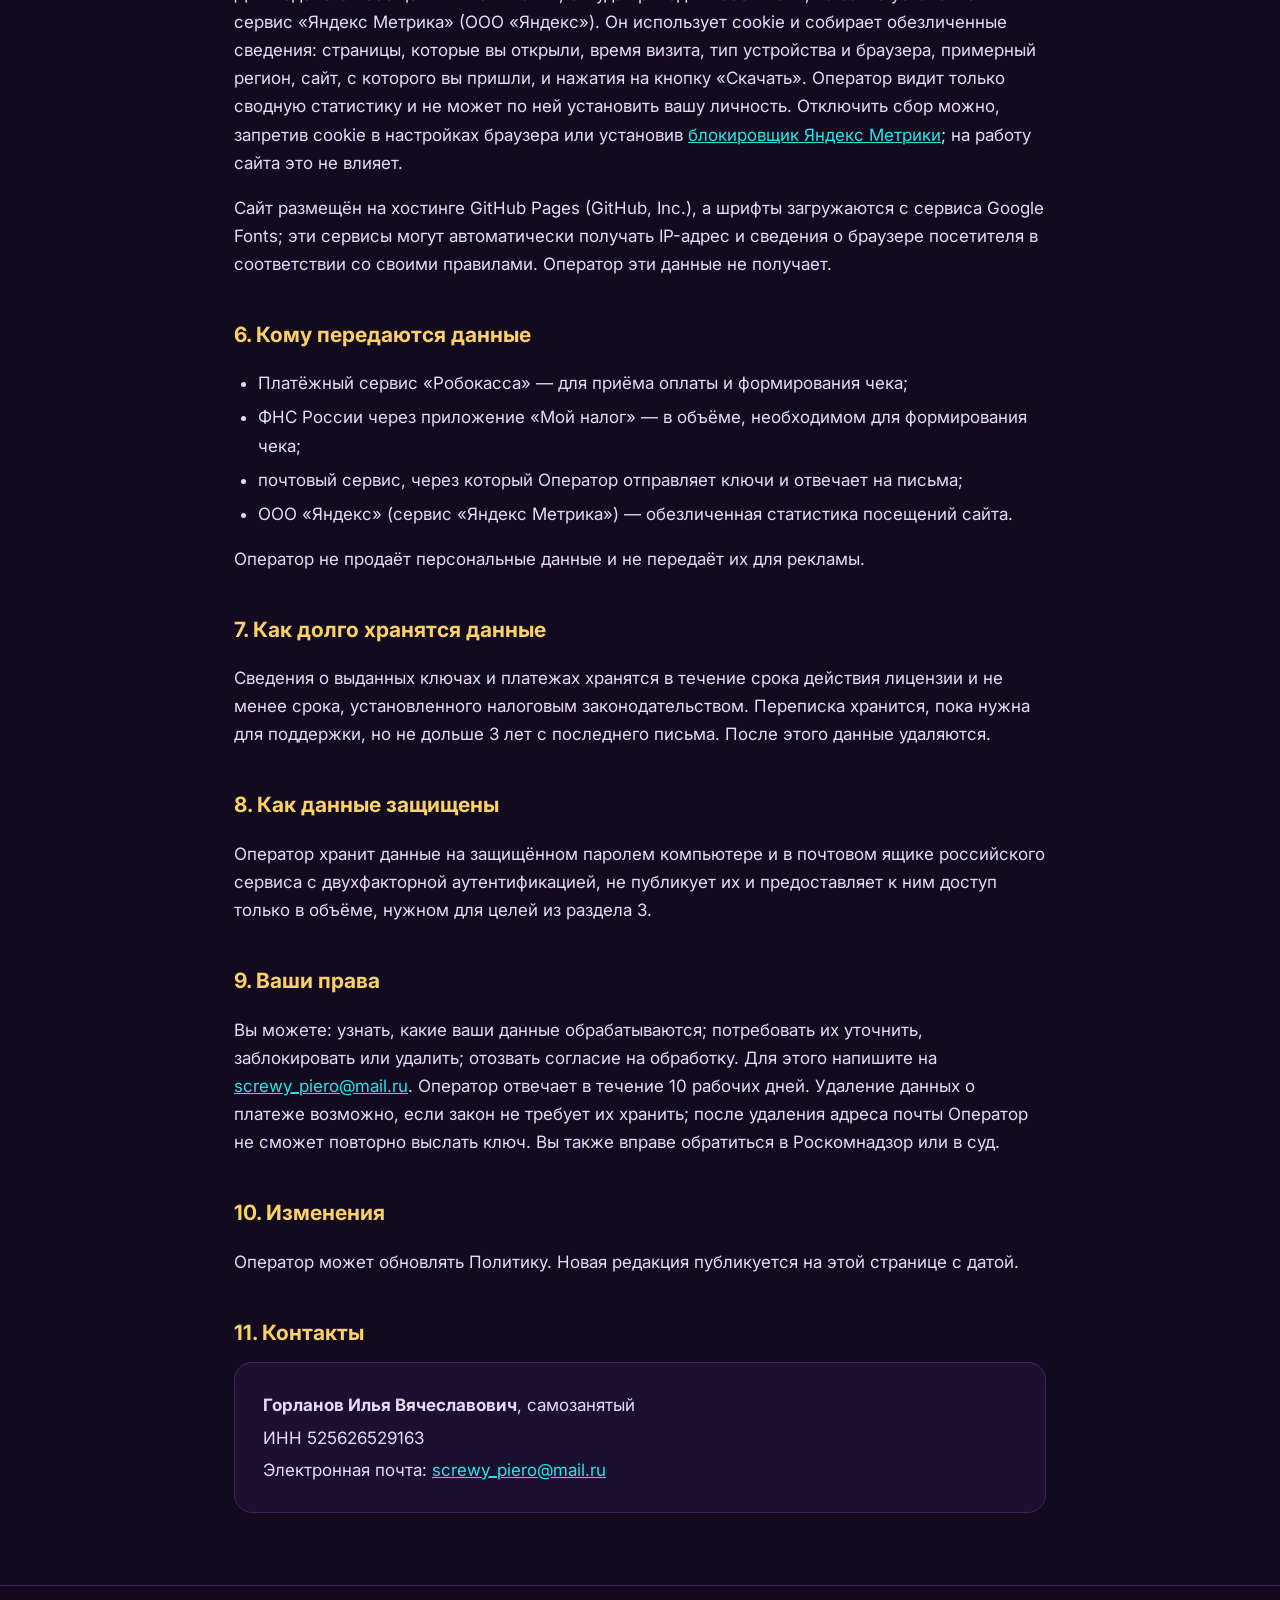
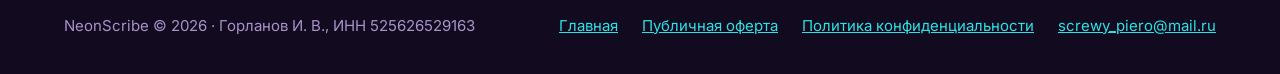
<file: privacy.html>
<!doctype html>
<html lang="ru">
<head>
<meta charset="utf-8">
<meta name="viewport" content="width=device-width, initial-scale=1">
<title>Политика конфиденциальности — NeonScribe</title>
<meta name="description" content="Как NeonScribe обрабатывает персональные данные покупателей и посетителей сайта.">
<link rel="icon" href="favicon.ico">
<link rel="preconnect" href="https://fonts.googleapis.com">
<link rel="stylesheet" href="https://fonts.googleapis.com/css2?family=Unbounded:wght@600;800&amp;family=Inter:wght@400;500;600;700&amp;display=swap">
<link rel="stylesheet" href="assets/doc.css">
<!-- Яндекс Метрика -->
<script type="text/javascript">
(function(m,e,t,r,i,k,a){m[i]=m[i]||function(){(m[i].a=m[i].a||[]).push(arguments)};
m[i].l=1*new Date();
for (var j = 0; j < document.scripts.length; j++) {if (document.scripts[j].src === r) { return; }}
k=e.createElement(t),a=e.getElementsByTagName(t)[0],k.async=1,k.src=r,a.parentNode.insertBefore(k,a)})
(window, document, "script", "https://mc.yandex.ru/metrika/tag.js?id=114262293", "ym");
ym(114262293, "init", {clickmap:true, trackLinks:true, accurateTrackBounce:true});
</script>
<!-- /Яндекс Метрика -->
</head>
<body>
<noscript><div><img src="https://mc.yandex.ru/watch/114262293" style="position:absolute; left:-9999px;" alt=""></div></noscript>
<header class="top">
  <a class="brand" href="index.html"><img src="assets/icon.png" alt=""><span>NeonScribe</span></a>
  <a class="back" href="index.html">← На главную</a>
</header>
<main>
<h1>Политика конфиденциальности</h1>
<p class="meta">Политика в отношении обработки персональных данных · редакция от 15 ноября 2026 г. (с изменениями: Яндекс Метрика)</p>

<h2>1. Кто обрабатывает данные</h2>
<p>Оператор персональных данных — Горланов Илья Вячеславович, плательщик налога на профессиональный доход, ИНН 525626529163, электронная почта <a href="mailto:screwy_piero@mail.ru">screwy_piero@mail.ru</a> (далее — Оператор). Политика составлена в соответствии с Федеральным законом от 27.07.2006 № 152-ФЗ «О персональных данных» и действует в отношении сайта NeonScribe и программы NeonScribe.</p>

<h2>2. Главное коротко</h2>
<ul>
  <li>Программа NeonScribe расшифровывает записи на вашем компьютере. Ваши аудио, видео и тексты Оператору и третьим лицам не передаются.</li>
  <li>Оператор получает только адрес электронной почты покупателя и сведения о платеже — чтобы прислать ключ и чек.</li>
  <li>Данные банковской карты вводятся на стороне платёжного сервиса «Робокасса», Оператор их не видит.</li>
  <li>На сайте нет форм регистрации и рекламы. Для подсчёта посещений используется Яндекс Метрика (обезличенная статистика, cookie).</li>
</ul>

<h2>3. Какие данные обрабатываются и зачем</h2>
<ol>
  <li><b>При покупке PRO:</b> адрес электронной почты; сумма, дата и номер платежа, полученные от платёжного сервиса. Цели: выдача ключа PRO, направление чека, исполнение лицензионного договора, возврат денег.</li>
  <li><b>При переписке:</b> адрес электронной почты, имя (если вы его указали) и содержание письма, включая приложенные файлы. Цели: ответ на вопрос, поддержка, исправление ошибок в Программе.</li>
  <li><b>Ключ PRO</b> содержит адрес электронной почты покупателя. Ключ хранится на компьютере пользователя и проверяется без интернета.</li>
</ol>
<p>Правовые основания: исполнение договора, стороной которого является субъект персональных данных (п. 5 ч. 1 ст. 6 152-ФЗ), исполнение обязанностей, возложенных законом, в том числе налоговым (п. 2 ч. 1 ст. 6 152-ФЗ), и согласие субъекта, которое он даёт, направляя письмо или оплачивая лицензию.</p>

<h2>4. Программа NeonScribe</h2>
<p>Программа не собирает и не отправляет сведения о пользователе, его файлах и результатах расшифровки. Подключение к интернету нужно ей только один раз — после активации PRO, чтобы загрузить файлы моделей распознавания с сервера, где они размещены. При этом сервер получает обычные технические данные запроса (IP-адрес, версия программы), но не записи, тексты и не ключ.</p>

<h2>5. Сайт</h2>
<p>Для подсчёта посещений и понимания, откуда приходят посетители, на сайте установлен сервис «Яндекс Метрика» (ООО «Яндекс»). Он использует cookie и собирает обезличенные сведения: страницы, которые вы открыли, время визита, тип устройства и браузера, примерный регион, сайт, с которого вы пришли, и нажатия на кнопку «Скачать». Оператор видит только сводную статистику и не может по ней установить вашу личность. Отключить сбор можно, запретив cookie в настройках браузера или установив <a href="https://yandex.ru/support/metrica/general/opt-out.html" target="_blank" rel="noopener">блокировщик Яндекс Метрики</a>; на работу сайта это не влияет.</p>
<p>Сайт размещён на хостинге GitHub Pages (GitHub, Inc.), а шрифты загружаются с сервиса Google Fonts; эти сервисы могут автоматически получать IP-адрес и сведения о браузере посетителя в соответствии со своими правилами. Оператор эти данные не получает.</p>

<h2>6. Кому передаются данные</h2>
<ul>
  <li>Платёжный сервис «Робокасса» — для приёма оплаты и формирования чека;</li>
  <li>ФНС России через приложение «Мой налог» — в объёме, необходимом для формирования чека;</li>
  <li>почтовый сервис, через который Оператор отправляет ключи и отвечает на письма;</li>
  <li>ООО «Яндекс» (сервис «Яндекс Метрика») — обезличенная статистика посещений сайта.</li>
</ul>
<p>Оператор не продаёт персональные данные и не передаёт их для рекламы.</p>

<h2>7. Как долго хранятся данные</h2>
<p>Сведения о выданных ключах и платежах хранятся в течение срока действия лицензии и не менее срока, установленного налоговым законодательством. Переписка хранится, пока нужна для поддержки, но не дольше 3 лет с последнего письма. После этого данные удаляются.</p>

<h2>8. Как данные защищены</h2>
<p>Оператор хранит данные на защищённом паролем компьютере и в почтовом ящике российского сервиса с двухфакторной аутентификацией, не публикует их и предоставляет к ним доступ только в объёме, нужном для целей из раздела 3.</p>

<h2>9. Ваши права</h2>
<p>Вы можете: узнать, какие ваши данные обрабатываются; потребовать их уточнить, заблокировать или удалить; отозвать согласие на обработку. Для этого напишите на <a href="mailto:screwy_piero@mail.ru">screwy_piero@mail.ru</a>. Оператор отвечает в течение 10 рабочих дней. Удаление данных о платеже возможно, если закон не требует их хранить; после удаления адреса почты Оператор не сможет повторно выслать ключ. Вы также вправе обратиться в Роскомнадзор или в суд.</p>

<h2>10. Изменения</h2>
<p>Оператор может обновлять Политику. Новая редакция публикуется на этой странице с датой.</p>

<h2>11. Контакты</h2>
<div class="card">
  <p><b>Горланов Илья Вячеславович</b>, самозанятый</p>
  <p>ИНН 525626529163</p>
  <p>Электронная почта: <a href="mailto:screwy_piero@mail.ru">screwy_piero@mail.ru</a></p>
</div>
</main>
<footer><div>
  <span>NeonScribe © 2026 · Горланов И. В., ИНН 525626529163</span>
  <nav><a href="index.html">Главная</a><a href="offer.html">Публичная оферта</a><a href="privacy.html">Политика конфиденциальности</a><a href="mailto:screwy_piero@mail.ru">screwy_piero@mail.ru</a></nav>
</div></footer>
</body>
</html>
</file>
<file: assets/doc.css>
*{box-sizing:border-box}
body{margin:0;background:#120a1f;color:#f6ecff;font-family:Inter,system-ui,-apple-system,"Segoe UI",sans-serif;font-size:17px;line-height:1.65}
a{color:#2de2e6}a:hover{color:#ffd166}
.top{max-width:1200px;margin:0 auto;padding:20px 24px;display:flex;flex-wrap:wrap;align-items:center;justify-content:space-between;gap:16px}
.brand{display:flex;align-items:center;gap:12px;text-decoration:none;color:#f6ecff}
.brand img{width:40px;height:40px;border-radius:10px}
.brand span{font-family:Unbounded,Inter,sans-serif;font-weight:800;font-size:20px;letter-spacing:.5px}
.back{display:inline-flex;align-items:center;min-height:44px;padding:0 18px;border-radius:12px;border:1px solid #3d2560;background:#1b1030;color:#f6ecff;text-decoration:none;font-weight:600}
main{max-width:860px;margin:0 auto;padding:24px 24px 72px}
h1{font-family:Unbounded,Inter,sans-serif;font-weight:600;font-size:clamp(26px,4vw,38px);line-height:1.2;margin:16px 0 8px}
.meta{color:#a892c8;margin:0 0 32px}
h2{font-size:21px;margin:40px 0 12px;color:#ffd166}
p,li{color:#e6daf7}
ol,ul{padding-left:24px}
li{margin:6px 0}
.card{padding:24px 28px;border-radius:18px;background:#1b1030;border:1px solid #3d2560}
.card p{margin:4px 0}
footer{border-top:1px solid #3d2560}
footer div{max-width:1200px;margin:0 auto;padding:28px 24px 36px;display:flex;flex-wrap:wrap;gap:12px 28px;justify-content:space-between;font-size:15px;color:#a892c8}
footer nav{display:flex;flex-wrap:wrap;gap:12px 24px}
</file>
